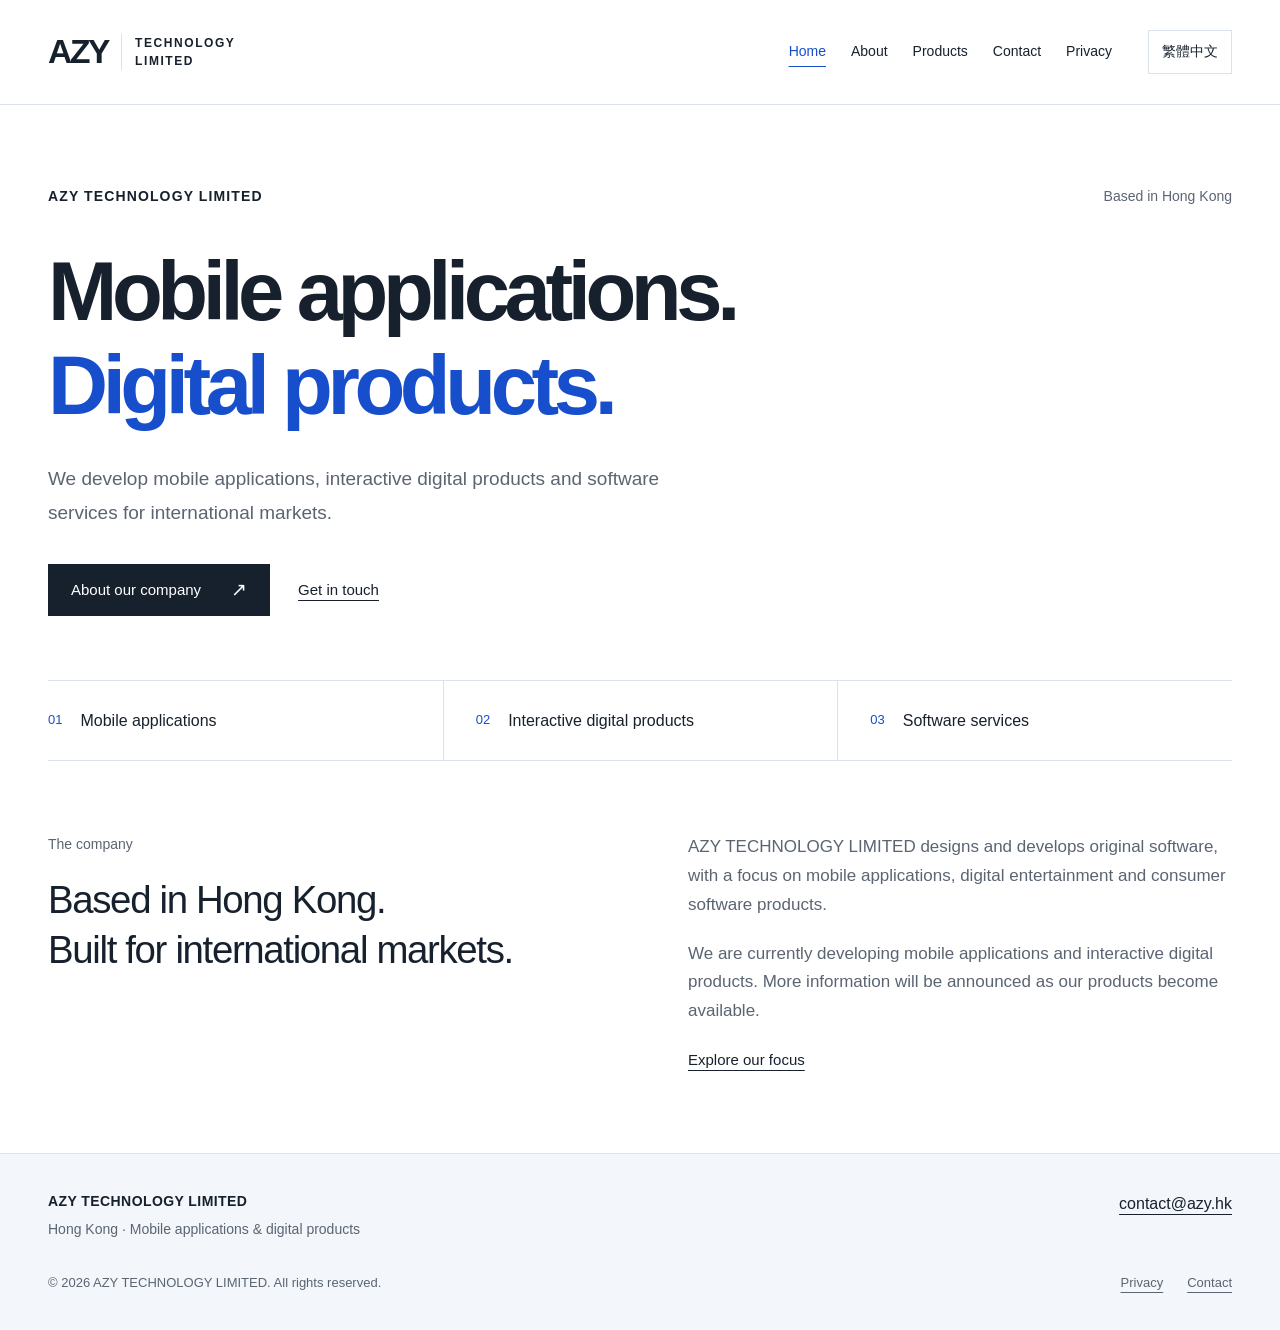
<file: index.html>
<!doctype html>
<html lang="en">
<head>
  <meta charset="utf-8">
  <meta name="viewport" content="width=device-width, initial-scale=1">
  <meta name="color-scheme" content="light">
  <meta name="referrer" content="strict-origin-when-cross-origin">
  <title>Home | AZY TECHNOLOGY LIMITED</title>
  <meta name="description" content="AZY TECHNOLOGY LIMITED is a Hong Kong-based technology company developing mobile applications, interactive digital products and software services.">
  <link rel="canonical" href="https://azy.hk/">
  <link rel="alternate" hreflang="en" href="https://azy.hk/">
  <link rel="alternate" hreflang="zh-Hant" href="https://azy.hk/zh/">
  <link rel="alternate" hreflang="x-default" href="https://azy.hk/">
  <link rel="icon" type="image/svg+xml" href="data:image/svg+xml,%3Csvg%20xmlns%3D%22http%3A%2F%2Fwww.w3.org%2F2000%2Fsvg%22%20viewBox%3D%220%200%2032%2032%22%3E%3Crect%20width%3D%2232%22%20height%3D%2232%22%20rx%3D%226%22%20fill%3D%22%23164ecc%22%2F%3E%3Cpath%20d%3D%22M7%2024%2014%208h4l7%2016h-5l-1-3h-6l-1%203zm7-7h4l-2-5z%22%20fill%3D%22white%22%2F%3E%3C%2Fsvg%3E">
  <link rel="stylesheet" href="assets/site.css">
</head>
<body>
  <a class="skip" href="#main">Skip to content</a>
  <header class="site-header">
    <div class="shell header-inner">
      <a class="brand" href="index.html" aria-label="AZY TECHNOLOGY LIMITED — Home"><span class="brand-word">AZY</span><span class="brand-detail" aria-hidden="true">TECHNOLOGY<br>LIMITED</span></a>
      <nav class="main-nav" aria-label="Main navigation"><a href="index.html" aria-current="page">Home</a><a href="about/index.html">About</a><a href="products/index.html">Products</a><a href="contact/index.html">Contact</a><a href="privacy/index.html">Privacy</a></nav>
      <a class="language" href="zh/index.html" lang="zh-Hant" hreflang="zh-Hant" aria-label="切換至繁體中文">繁體中文</a>
    </div>
  </header>
  <main id="main" class="shell" tabindex="-1">
    <section class="hero" aria-labelledby="home-title">
      <div class="hero-top"><p class="eyebrow">AZY TECHNOLOGY LIMITED</p><span class="location">Based in Hong Kong</span></div>
      <h1 id="home-title">Mobile applications.<span>Digital products.</span></h1>
      <p class="lead">We develop mobile applications, interactive digital products and software services for international markets.</p>
      <div class="actions"><a class="button" href="about/index.html">About our company <span class="arrow" aria-hidden="true">↗</span></a><a class="text-link" href="contact/index.html">Get in touch</a></div>
    </section>
    <div class="focus-strip" role="list" aria-label="Our areas of focus"><div class="focus-item" role="listitem"><span class="number" aria-hidden="true">01</span><span>Mobile applications</span></div><div class="focus-item" role="listitem"><span class="number" aria-hidden="true">02</span><span>Interactive digital products</span></div><div class="focus-item" role="listitem"><span class="number" aria-hidden="true">03</span><span>Software services</span></div></div>
    <section class="intro-grid" aria-labelledby="intro-title">
      <div><p class="section-label">The company</p><h2 id="intro-title">Based in Hong Kong.<br>Built for international markets.</h2></div>
      <div class="intro-copy"><p>AZY TECHNOLOGY LIMITED designs and develops original software, with a focus on mobile applications, digital entertainment and consumer software products.</p><p>We are currently developing mobile applications and interactive digital products. More information will be announced as our products become available.</p><a class="text-link" href="products/index.html">Explore our focus</a></div>
    </section>
  </main>
  <footer class="site-footer">
    <div class="shell">
      <div class="footer-top"><div><p class="footer-company">AZY TECHNOLOGY LIMITED</p><p class="footer-region">Hong Kong · Mobile applications &amp; digital products</p></div><a class="footer-email" href="mailto:contact@azy.hk">contact@azy.hk</a></div>
      <div class="footer-bottom"><span>© 2026 AZY TECHNOLOGY LIMITED. All rights reserved.</span><div class="footer-links"><a class="" href="privacy/index.html">Privacy</a><a class="" href="contact/index.html">Contact</a></div></div>
    </div>
  </footer>
</body>
</html>
</file>
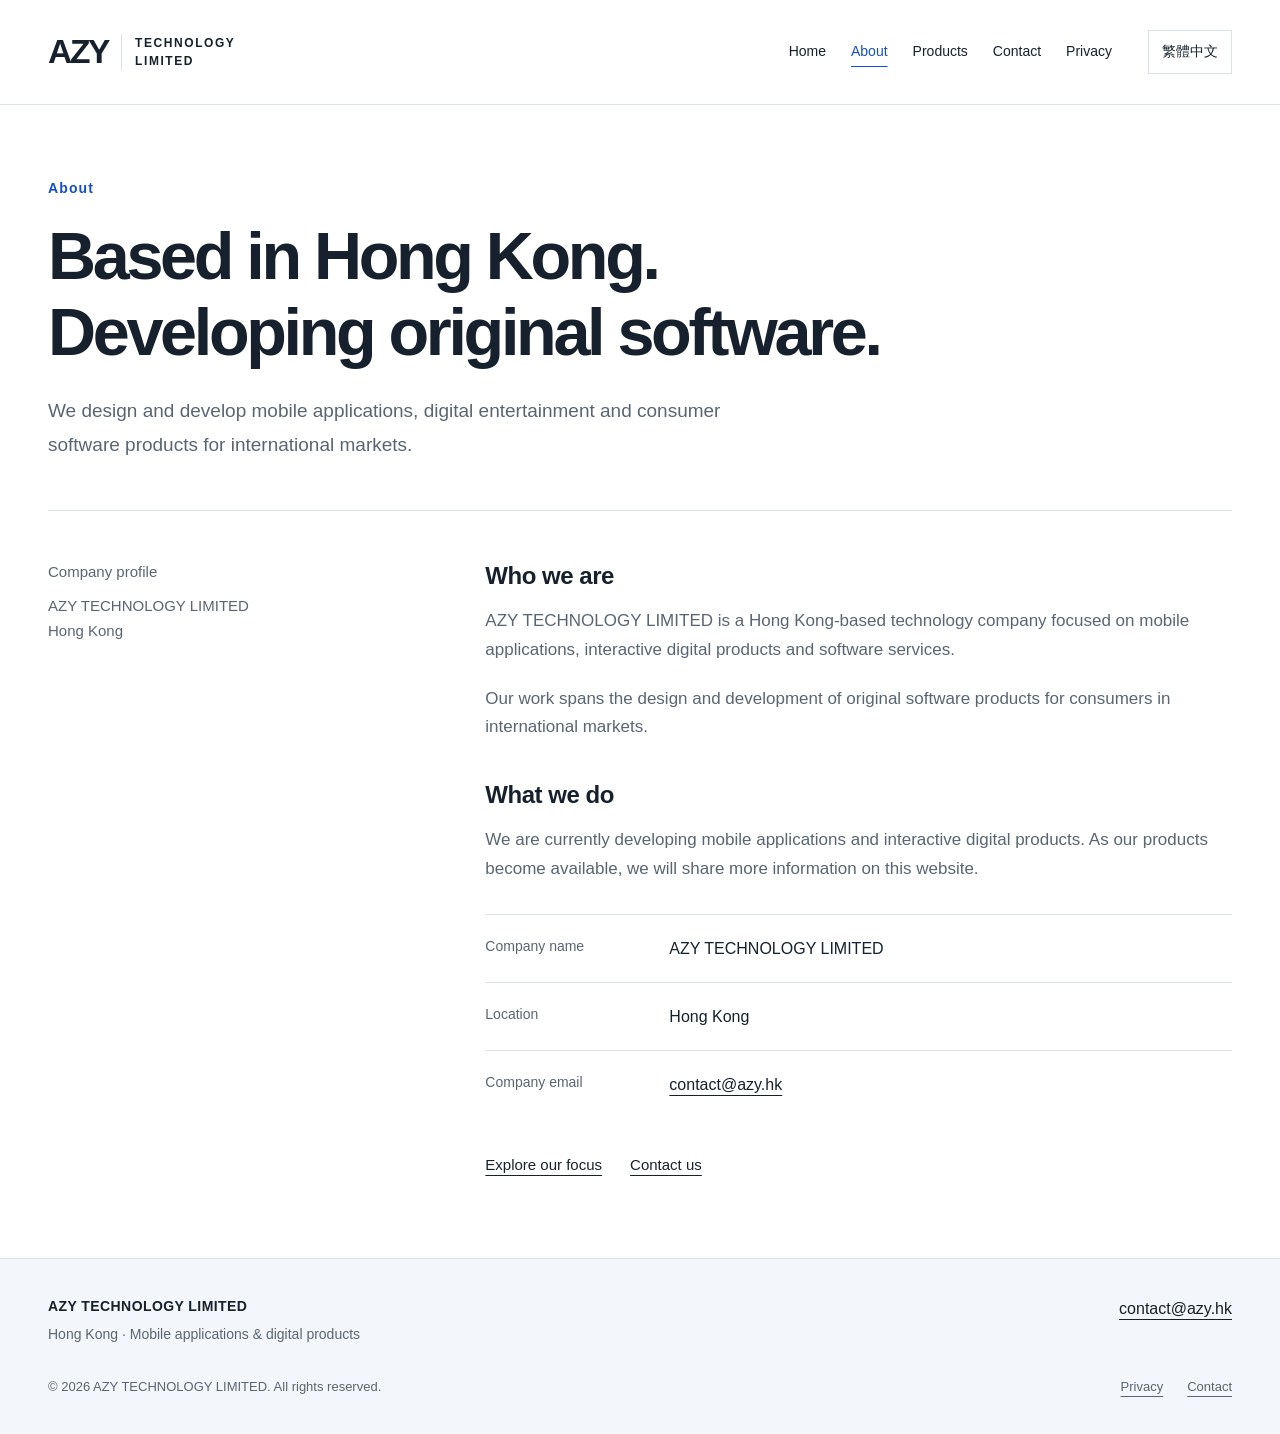
<file: about/index.html>
<!doctype html>
<html lang="en">
<head>
  <meta charset="utf-8">
  <meta name="viewport" content="width=device-width, initial-scale=1">
  <meta name="color-scheme" content="light">
  <meta name="referrer" content="strict-origin-when-cross-origin">
  <title>About | AZY TECHNOLOGY LIMITED</title>
  <meta name="description" content="AZY TECHNOLOGY LIMITED is a Hong Kong-based technology company developing mobile applications, interactive digital products and software services.">
  <link rel="canonical" href="https://azy.hk/about/">
  <link rel="alternate" hreflang="en" href="https://azy.hk/about/">
  <link rel="alternate" hreflang="zh-Hant" href="https://azy.hk/zh/about/">
  <link rel="alternate" hreflang="x-default" href="https://azy.hk/about/">
  <link rel="icon" type="image/svg+xml" href="data:image/svg+xml,%3Csvg%20xmlns%3D%22http%3A%2F%2Fwww.w3.org%2F2000%2Fsvg%22%20viewBox%3D%220%200%2032%2032%22%3E%3Crect%20width%3D%2232%22%20height%3D%2232%22%20rx%3D%226%22%20fill%3D%22%23164ecc%22%2F%3E%3Cpath%20d%3D%22M7%2024%2014%208h4l7%2016h-5l-1-3h-6l-1%203zm7-7h4l-2-5z%22%20fill%3D%22white%22%2F%3E%3C%2Fsvg%3E">
  <link rel="stylesheet" href="../assets/site.css">
</head>
<body>
  <a class="skip" href="#main">Skip to content</a>
  <header class="site-header">
    <div class="shell header-inner">
      <a class="brand" href="../index.html" aria-label="AZY TECHNOLOGY LIMITED — Home"><span class="brand-word">AZY</span><span class="brand-detail" aria-hidden="true">TECHNOLOGY<br>LIMITED</span></a>
      <nav class="main-nav" aria-label="Main navigation"><a href="../index.html">Home</a><a href="index.html" aria-current="page">About</a><a href="../products/index.html">Products</a><a href="../contact/index.html">Contact</a><a href="../privacy/index.html">Privacy</a></nav>
      <a class="language" href="../zh/about/index.html" lang="zh-Hant" hreflang="zh-Hant" aria-label="切換至繁體中文">繁體中文</a>
    </div>
  </header>
  <main id="main" class="shell" tabindex="-1">
<header class="page-heading"><p class="eyebrow">About</p><h1>Based in Hong Kong.<br>Developing original software.</h1><p class="lead">We design and develop mobile applications, digital entertainment and consumer software products for international markets.</p></header><div class="content-grid"><aside class="side-note"><p>Company profile</p><p>AZY TECHNOLOGY LIMITED<br>Hong Kong</p></aside><div class="prose">
      <h2>Who we are</h2>
      <p>AZY TECHNOLOGY LIMITED is a Hong Kong-based technology company focused on mobile applications, interactive digital products and software services.</p>
      <p>Our work spans the design and development of original software products for consumers in international markets.</p>
      <h2>What we do</h2>
      <p>We are currently developing mobile applications and interactive digital products. As our products become available, we will share more information on this website.</p>
      <dl class="detail-list"><div><dt>Company name</dt><dd>AZY TECHNOLOGY LIMITED</dd></div><div><dt>Location</dt><dd>Hong Kong</dd></div><div><dt>Company email</dt><dd><a href="mailto:contact@azy.hk">contact@azy.hk</a></dd></div></dl>
      <div class="actions"><a class="text-link" href="../products/index.html">Explore our focus</a><a class="text-link" href="../contact/index.html">Contact us</a></div>
    </div></div>
  </main>
  <footer class="site-footer">
    <div class="shell">
      <div class="footer-top"><div><p class="footer-company">AZY TECHNOLOGY LIMITED</p><p class="footer-region">Hong Kong · Mobile applications &amp; digital products</p></div><a class="footer-email" href="mailto:contact@azy.hk">contact@azy.hk</a></div>
      <div class="footer-bottom"><span>© 2026 AZY TECHNOLOGY LIMITED. All rights reserved.</span><div class="footer-links"><a class="" href="../privacy/index.html">Privacy</a><a class="" href="../contact/index.html">Contact</a></div></div>
    </div>
  </footer>
</body>
</html>
</file>
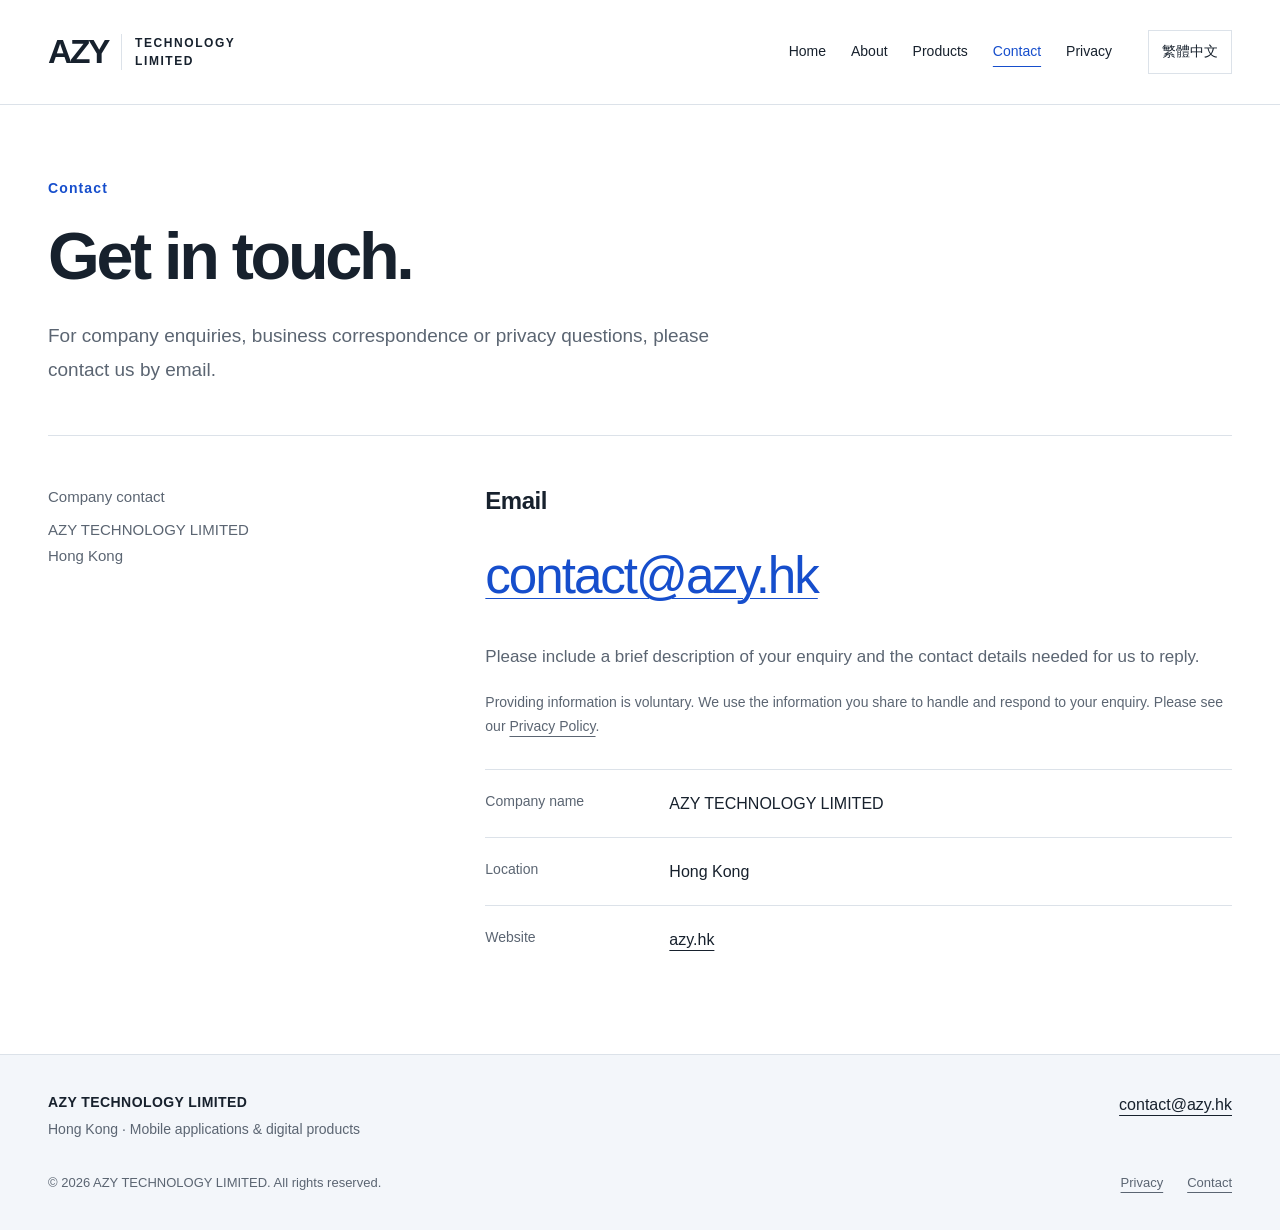
<file: contact/index.html>
<!doctype html>
<html lang="en">
<head>
  <meta charset="utf-8">
  <meta name="viewport" content="width=device-width, initial-scale=1">
  <meta name="color-scheme" content="light">
  <meta name="referrer" content="strict-origin-when-cross-origin">
  <title>Contact | AZY TECHNOLOGY LIMITED</title>
  <meta name="description" content="AZY TECHNOLOGY LIMITED is a Hong Kong-based technology company developing mobile applications, interactive digital products and software services.">
  <link rel="canonical" href="https://azy.hk/contact/">
  <link rel="alternate" hreflang="en" href="https://azy.hk/contact/">
  <link rel="alternate" hreflang="zh-Hant" href="https://azy.hk/zh/contact/">
  <link rel="alternate" hreflang="x-default" href="https://azy.hk/contact/">
  <link rel="icon" type="image/svg+xml" href="data:image/svg+xml,%3Csvg%20xmlns%3D%22http%3A%2F%2Fwww.w3.org%2F2000%2Fsvg%22%20viewBox%3D%220%200%2032%2032%22%3E%3Crect%20width%3D%2232%22%20height%3D%2232%22%20rx%3D%226%22%20fill%3D%22%23164ecc%22%2F%3E%3Cpath%20d%3D%22M7%2024%2014%208h4l7%2016h-5l-1-3h-6l-1%203zm7-7h4l-2-5z%22%20fill%3D%22white%22%2F%3E%3C%2Fsvg%3E">
  <link rel="stylesheet" href="../assets/site.css">
</head>
<body>
  <a class="skip" href="#main">Skip to content</a>
  <header class="site-header">
    <div class="shell header-inner">
      <a class="brand" href="../index.html" aria-label="AZY TECHNOLOGY LIMITED — Home"><span class="brand-word">AZY</span><span class="brand-detail" aria-hidden="true">TECHNOLOGY<br>LIMITED</span></a>
      <nav class="main-nav" aria-label="Main navigation"><a href="../index.html">Home</a><a href="../about/index.html">About</a><a href="../products/index.html">Products</a><a href="index.html" aria-current="page">Contact</a><a href="../privacy/index.html">Privacy</a></nav>
      <a class="language" href="../zh/contact/index.html" lang="zh-Hant" hreflang="zh-Hant" aria-label="切換至繁體中文">繁體中文</a>
    </div>
  </header>
  <main id="main" class="shell" tabindex="-1">
<header class="page-heading"><p class="eyebrow">Contact</p><h1>Get in touch.</h1><p class="lead">For company enquiries, business correspondence or privacy questions, please contact us by email.</p></header><div class="content-grid"><aside class="side-note"><p>Company contact</p><p>AZY TECHNOLOGY LIMITED<br>Hong Kong</p></aside><div class="prose">
      <h2>Email</h2><a class="contact-email" href="mailto:contact@azy.hk">contact@azy.hk</a>
      <p>Please include a brief description of your enquiry and the contact details needed for us to reply.</p>
      <p class="contact-caption">Providing information is voluntary. We use the information you share to handle and respond to your enquiry. Please see our <a class="" href="../privacy/index.html">Privacy Policy</a>.</p>
      <dl class="detail-list"><div><dt>Company name</dt><dd>AZY TECHNOLOGY LIMITED</dd></div><div><dt>Location</dt><dd>Hong Kong</dd></div><div><dt>Website</dt><dd><a href="../index.html">azy.hk</a></dd></div></dl>
    </div></div>
  </main>
  <footer class="site-footer">
    <div class="shell">
      <div class="footer-top"><div><p class="footer-company">AZY TECHNOLOGY LIMITED</p><p class="footer-region">Hong Kong · Mobile applications &amp; digital products</p></div><a class="footer-email" href="mailto:contact@azy.hk">contact@azy.hk</a></div>
      <div class="footer-bottom"><span>© 2026 AZY TECHNOLOGY LIMITED. All rights reserved.</span><div class="footer-links"><a class="" href="../privacy/index.html">Privacy</a><a class="" href="index.html">Contact</a></div></div>
    </div>
  </footer>
</body>
</html>
</file>
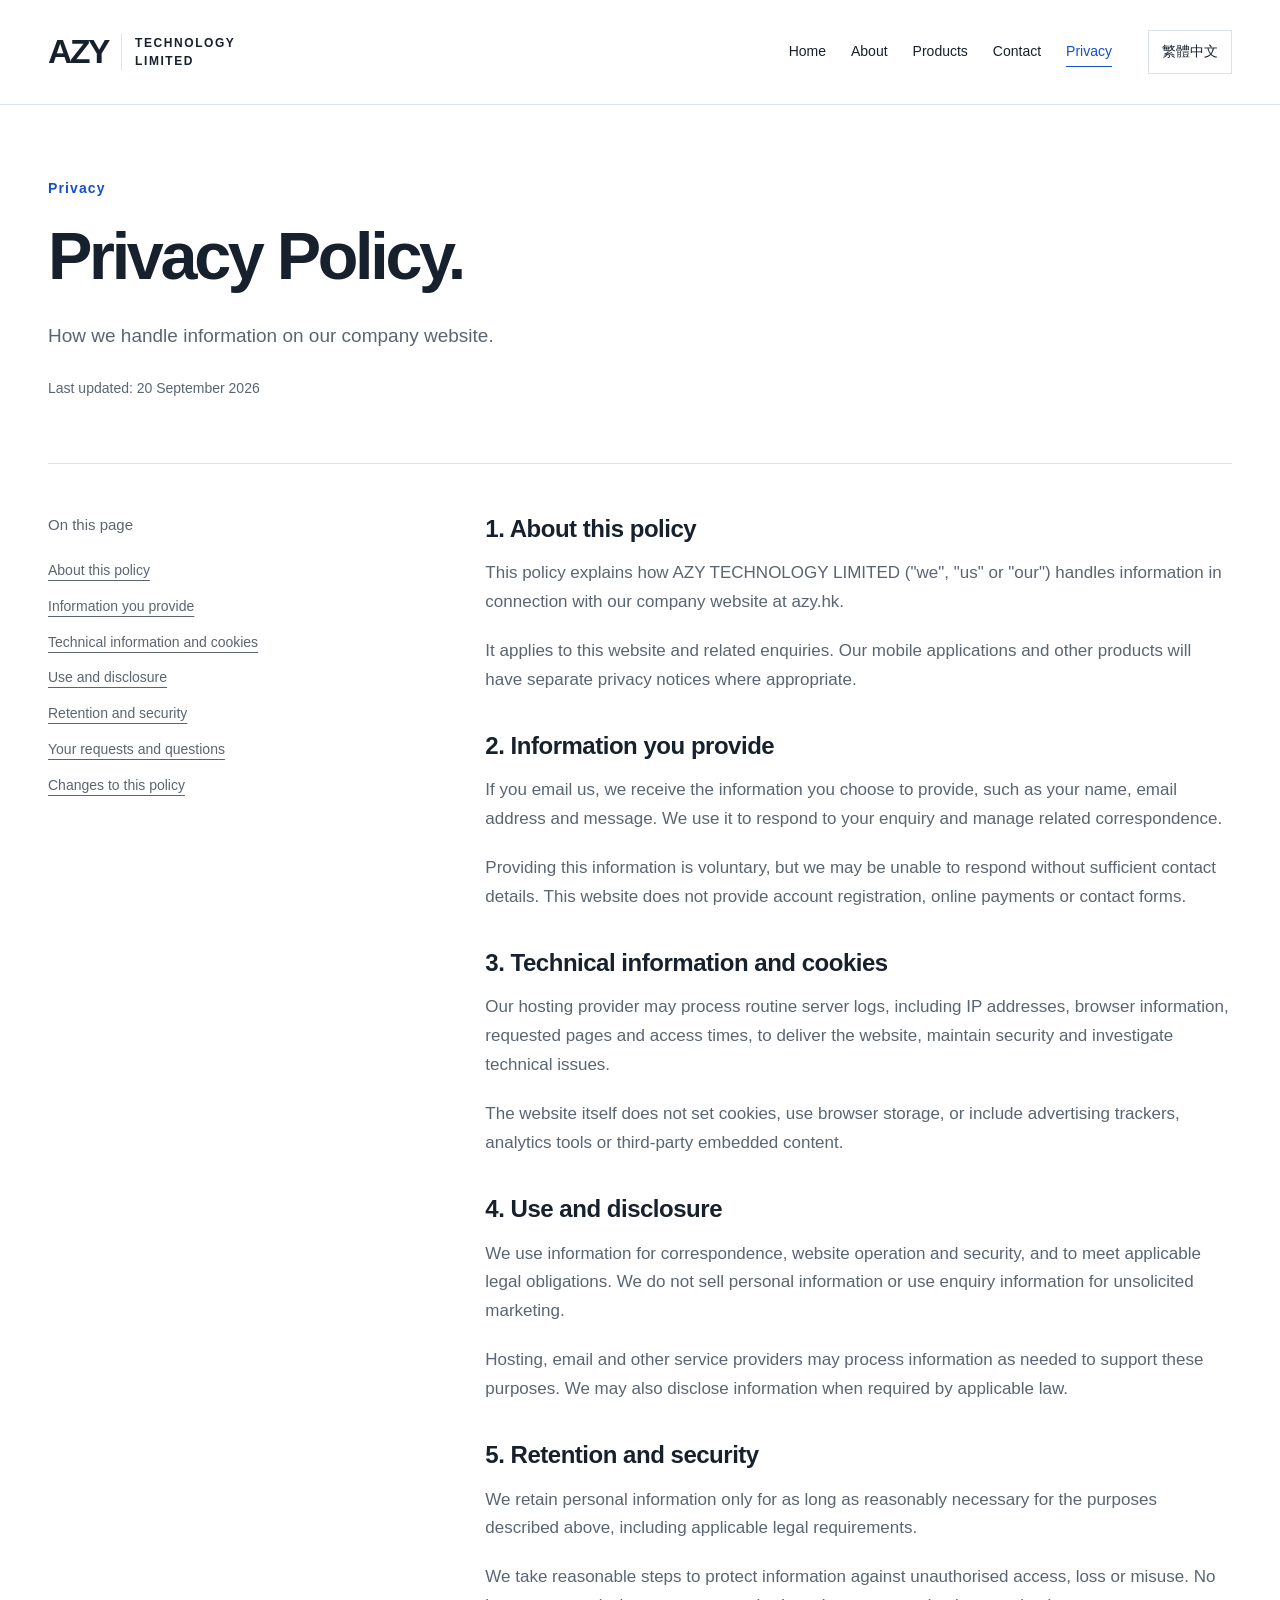
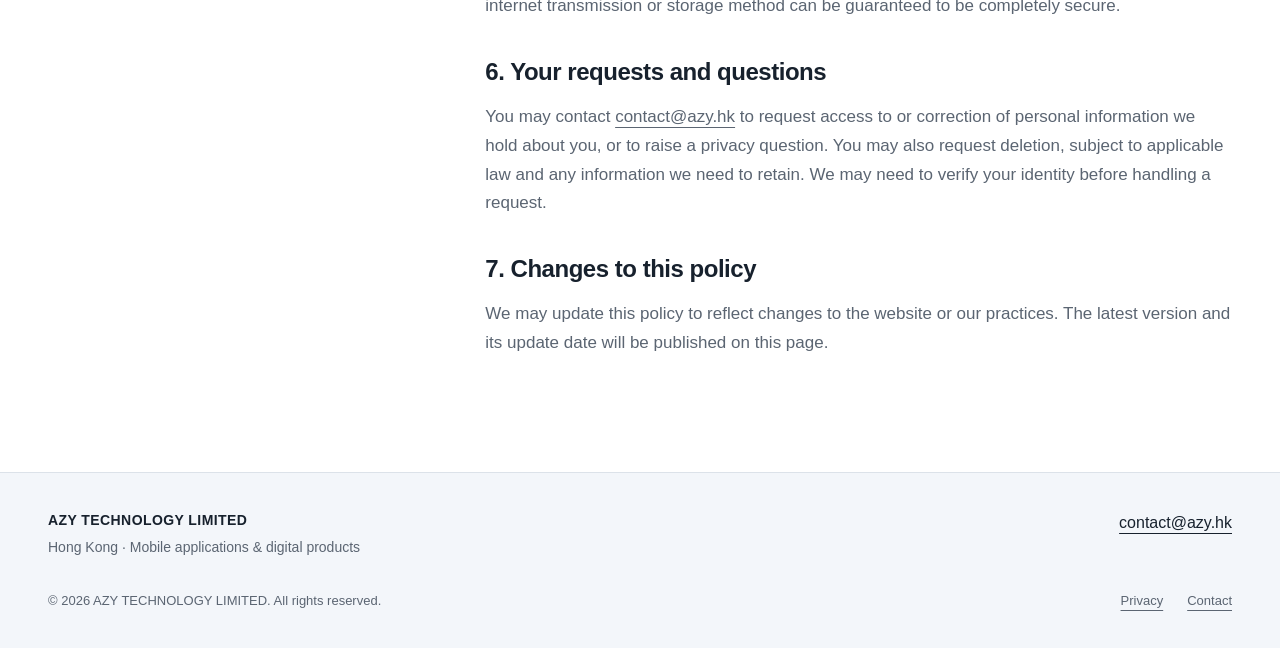
<file: privacy/index.html>
<!doctype html>
<html lang="en">
<head>
  <meta charset="utf-8">
  <meta name="viewport" content="width=device-width, initial-scale=1">
  <meta name="color-scheme" content="light">
  <meta name="referrer" content="strict-origin-when-cross-origin">
  <title>Privacy | AZY TECHNOLOGY LIMITED</title>
  <meta name="description" content="AZY TECHNOLOGY LIMITED is a Hong Kong-based technology company developing mobile applications, interactive digital products and software services.">
  <link rel="canonical" href="https://azy.hk/privacy/">
  <link rel="alternate" hreflang="en" href="https://azy.hk/privacy/">
  <link rel="alternate" hreflang="zh-Hant" href="https://azy.hk/zh/privacy/">
  <link rel="alternate" hreflang="x-default" href="https://azy.hk/privacy/">
  <link rel="icon" type="image/svg+xml" href="data:image/svg+xml,%3Csvg%20xmlns%3D%22http%3A%2F%2Fwww.w3.org%2F2000%2Fsvg%22%20viewBox%3D%220%200%2032%2032%22%3E%3Crect%20width%3D%2232%22%20height%3D%2232%22%20rx%3D%226%22%20fill%3D%22%23164ecc%22%2F%3E%3Cpath%20d%3D%22M7%2024%2014%208h4l7%2016h-5l-1-3h-6l-1%203zm7-7h4l-2-5z%22%20fill%3D%22white%22%2F%3E%3C%2Fsvg%3E">
  <link rel="stylesheet" href="../assets/site.css">
</head>
<body>
  <a class="skip" href="#main">Skip to content</a>
  <header class="site-header">
    <div class="shell header-inner">
      <a class="brand" href="../index.html" aria-label="AZY TECHNOLOGY LIMITED — Home"><span class="brand-word">AZY</span><span class="brand-detail" aria-hidden="true">TECHNOLOGY<br>LIMITED</span></a>
      <nav class="main-nav" aria-label="Main navigation"><a href="../index.html">Home</a><a href="../about/index.html">About</a><a href="../products/index.html">Products</a><a href="../contact/index.html">Contact</a><a href="index.html" aria-current="page">Privacy</a></nav>
      <a class="language" href="../zh/privacy/index.html" lang="zh-Hant" hreflang="zh-Hant" aria-label="切換至繁體中文">繁體中文</a>
    </div>
  </header>
  <main id="main" class="shell" tabindex="-1">
<header class="page-heading"><p class="eyebrow">Privacy</p><h1>Privacy Policy.</h1><p class="lead">How we handle information on our company website.</p><p class="policy-date">Last updated: 20 September 2026</p></header><div class="content-grid"><aside class="side-note"><nav aria-label="Policy contents"><p>On this page</p><ol class="policy-toc"><li><a href="#scope">About this policy</a></li><li><a href="#information">Information you provide</a></li><li><a href="#technical">Technical information and cookies</a></li><li><a href="#sharing">Use and disclosure</a></li><li><a href="#retention">Retention and security</a></li><li><a href="#rights">Your requests and questions</a></li><li><a href="#changes">Changes to this policy</a></li></ol></nav></aside><div class="prose"><section id="scope" aria-labelledby="scope-title"><h2 id="scope-title">1. About this policy</h2><p>This policy explains how AZY TECHNOLOGY LIMITED (&quot;we&quot;, &quot;us&quot; or &quot;our&quot;) handles information in connection with our company website at azy.hk.</p><p>It applies to this website and related enquiries. Our mobile applications and other products will have separate privacy notices where appropriate.</p></section><section id="information" aria-labelledby="information-title"><h2 id="information-title">2. Information you provide</h2><p>If you email us, we receive the information you choose to provide, such as your name, email address and message. We use it to respond to your enquiry and manage related correspondence.</p><p>Providing this information is voluntary, but we may be unable to respond without sufficient contact details. This website does not provide account registration, online payments or contact forms.</p></section><section id="technical" aria-labelledby="technical-title"><h2 id="technical-title">3. Technical information and cookies</h2><p>Our hosting provider may process routine server logs, including IP addresses, browser information, requested pages and access times, to deliver the website, maintain security and investigate technical issues.</p><p>The website itself does not set cookies, use browser storage, or include advertising trackers, analytics tools or third-party embedded content.</p></section><section id="sharing" aria-labelledby="sharing-title"><h2 id="sharing-title">4. Use and disclosure</h2><p>We use information for correspondence, website operation and security, and to meet applicable legal obligations. We do not sell personal information or use enquiry information for unsolicited marketing.</p><p>Hosting, email and other service providers may process information as needed to support these purposes. We may also disclose information when required by applicable law.</p></section><section id="retention" aria-labelledby="retention-title"><h2 id="retention-title">5. Retention and security</h2><p>We retain personal information only for as long as reasonably necessary for the purposes described above, including applicable legal requirements.</p><p>We take reasonable steps to protect information against unauthorised access, loss or misuse. No internet transmission or storage method can be guaranteed to be completely secure.</p></section><section id="rights" aria-labelledby="rights-title"><h2 id="rights-title">6. Your requests and questions</h2><p>You may contact <a href="mailto:contact@azy.hk">contact@azy.hk</a> to request access to or correction of personal information we hold about you, or to raise a privacy question. You may also request deletion, subject to applicable law and any information we need to retain. We may need to verify your identity before handling a request.</p></section><section id="changes" aria-labelledby="changes-title"><h2 id="changes-title">7. Changes to this policy</h2><p>We may update this policy to reflect changes to the website or our practices. The latest version and its update date will be published on this page.</p></section></div></div>
  </main>
  <footer class="site-footer">
    <div class="shell">
      <div class="footer-top"><div><p class="footer-company">AZY TECHNOLOGY LIMITED</p><p class="footer-region">Hong Kong · Mobile applications &amp; digital products</p></div><a class="footer-email" href="mailto:contact@azy.hk">contact@azy.hk</a></div>
      <div class="footer-bottom"><span>© 2026 AZY TECHNOLOGY LIMITED. All rights reserved.</span><div class="footer-links"><a class="" href="index.html">Privacy</a><a class="" href="../contact/index.html">Contact</a></div></div>
    </div>
  </footer>
</body>
</html>
</file>
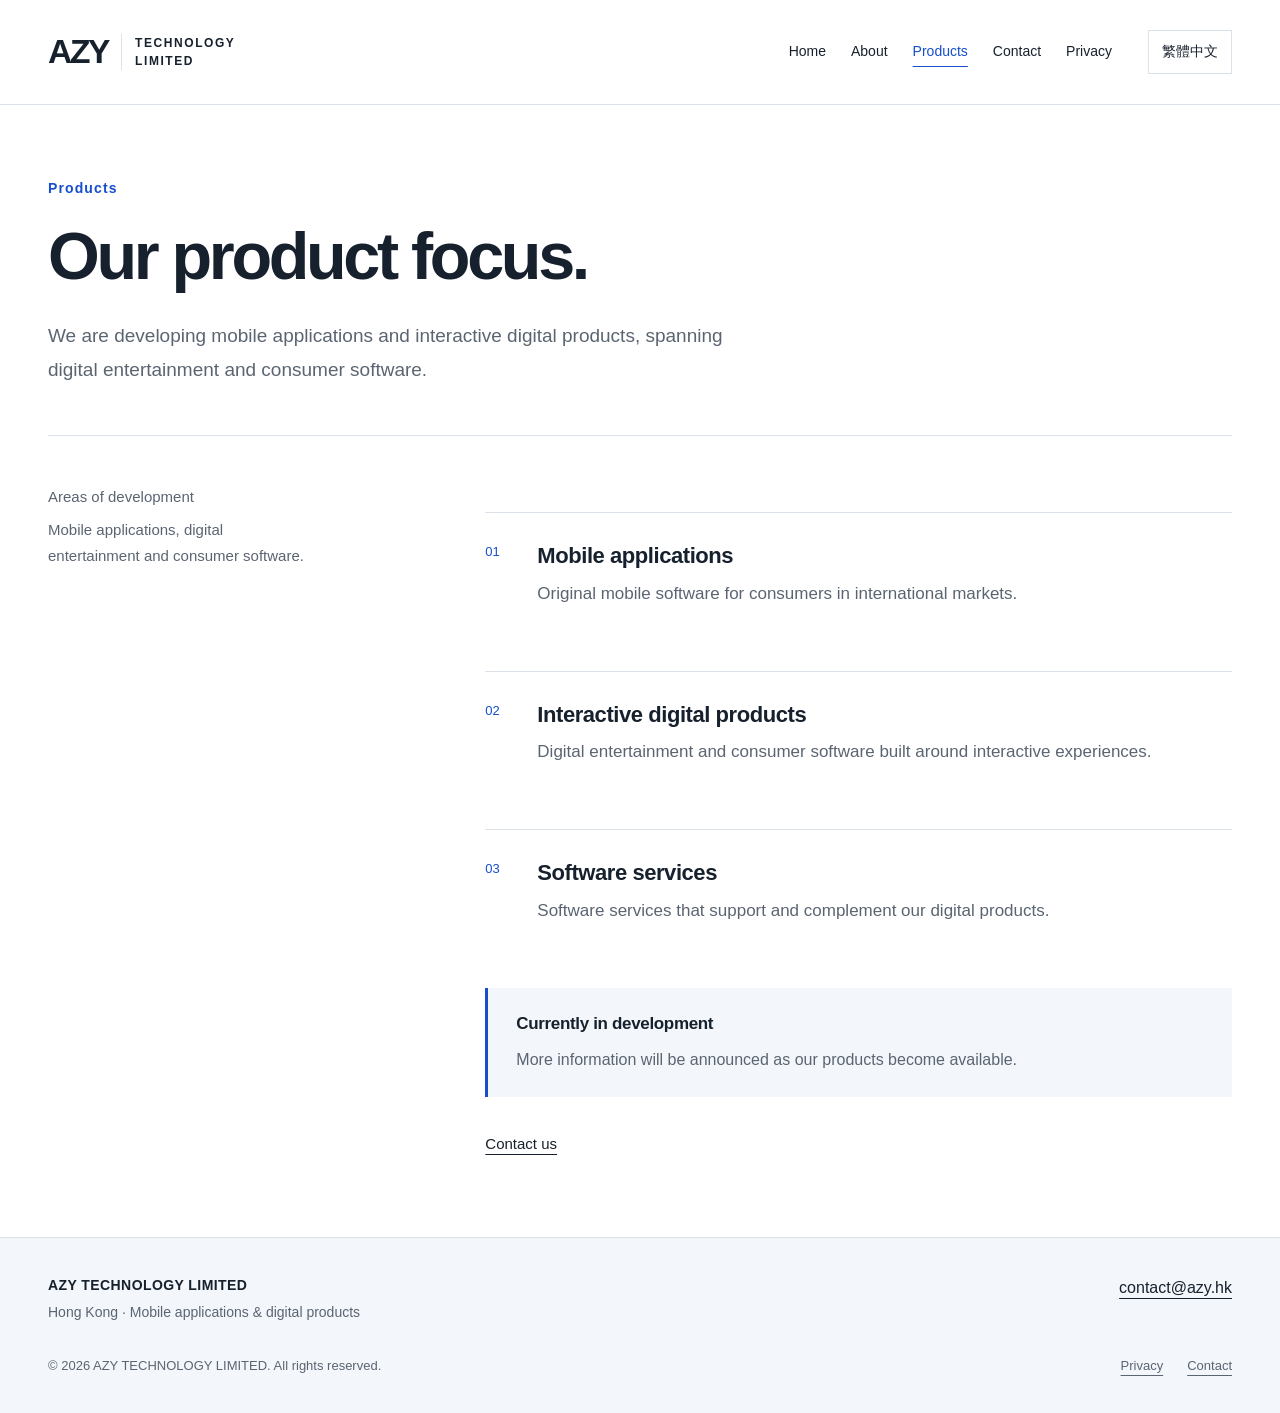
<file: products/index.html>
<!doctype html>
<html lang="en">
<head>
  <meta charset="utf-8">
  <meta name="viewport" content="width=device-width, initial-scale=1">
  <meta name="color-scheme" content="light">
  <meta name="referrer" content="strict-origin-when-cross-origin">
  <title>Products | AZY TECHNOLOGY LIMITED</title>
  <meta name="description" content="AZY TECHNOLOGY LIMITED is a Hong Kong-based technology company developing mobile applications, interactive digital products and software services.">
  <link rel="canonical" href="https://azy.hk/products/">
  <link rel="alternate" hreflang="en" href="https://azy.hk/products/">
  <link rel="alternate" hreflang="zh-Hant" href="https://azy.hk/zh/products/">
  <link rel="alternate" hreflang="x-default" href="https://azy.hk/products/">
  <link rel="icon" type="image/svg+xml" href="data:image/svg+xml,%3Csvg%20xmlns%3D%22http%3A%2F%2Fwww.w3.org%2F2000%2Fsvg%22%20viewBox%3D%220%200%2032%2032%22%3E%3Crect%20width%3D%2232%22%20height%3D%2232%22%20rx%3D%226%22%20fill%3D%22%23164ecc%22%2F%3E%3Cpath%20d%3D%22M7%2024%2014%208h4l7%2016h-5l-1-3h-6l-1%203zm7-7h4l-2-5z%22%20fill%3D%22white%22%2F%3E%3C%2Fsvg%3E">
  <link rel="stylesheet" href="../assets/site.css">
</head>
<body>
  <a class="skip" href="#main">Skip to content</a>
  <header class="site-header">
    <div class="shell header-inner">
      <a class="brand" href="../index.html" aria-label="AZY TECHNOLOGY LIMITED — Home"><span class="brand-word">AZY</span><span class="brand-detail" aria-hidden="true">TECHNOLOGY<br>LIMITED</span></a>
      <nav class="main-nav" aria-label="Main navigation"><a href="../index.html">Home</a><a href="../about/index.html">About</a><a href="index.html" aria-current="page">Products</a><a href="../contact/index.html">Contact</a><a href="../privacy/index.html">Privacy</a></nav>
      <a class="language" href="../zh/products/index.html" lang="zh-Hant" hreflang="zh-Hant" aria-label="切換至繁體中文">繁體中文</a>
    </div>
  </header>
  <main id="main" class="shell" tabindex="-1">
<header class="page-heading"><p class="eyebrow">Products</p><h1>Our product focus.</h1><p class="lead">We are developing mobile applications and interactive digital products, spanning digital entertainment and consumer software.</p></header><div class="content-grid"><aside class="side-note"><p>Areas of development</p><p>Mobile applications, digital entertainment and consumer software.</p></aside><div class="prose"><div class="product-list"><section class="product-row"><span class="number" aria-hidden="true">01</span><div><h2>Mobile applications</h2><p>Original mobile software for consumers in international markets.</p></div></section><section class="product-row"><span class="number" aria-hidden="true">02</span><div><h2>Interactive digital products</h2><p>Digital entertainment and consumer software built around interactive experiences.</p></div></section><section class="product-row"><span class="number" aria-hidden="true">03</span><div><h2>Software services</h2><p>Software services that support and complement our digital products.</p></div></section></div>
      <section class="note"><h2>Currently in development</h2><p>More information will be announced as our products become available.</p></section>
      <div class="actions"><a class="text-link" href="../contact/index.html">Contact us</a></div>
    </div></div>
  </main>
  <footer class="site-footer">
    <div class="shell">
      <div class="footer-top"><div><p class="footer-company">AZY TECHNOLOGY LIMITED</p><p class="footer-region">Hong Kong · Mobile applications &amp; digital products</p></div><a class="footer-email" href="mailto:contact@azy.hk">contact@azy.hk</a></div>
      <div class="footer-bottom"><span>© 2026 AZY TECHNOLOGY LIMITED. All rights reserved.</span><div class="footer-links"><a class="" href="../privacy/index.html">Privacy</a><a class="" href="../contact/index.html">Contact</a></div></div>
    </div>
  </footer>
</body>
</html>
</file>
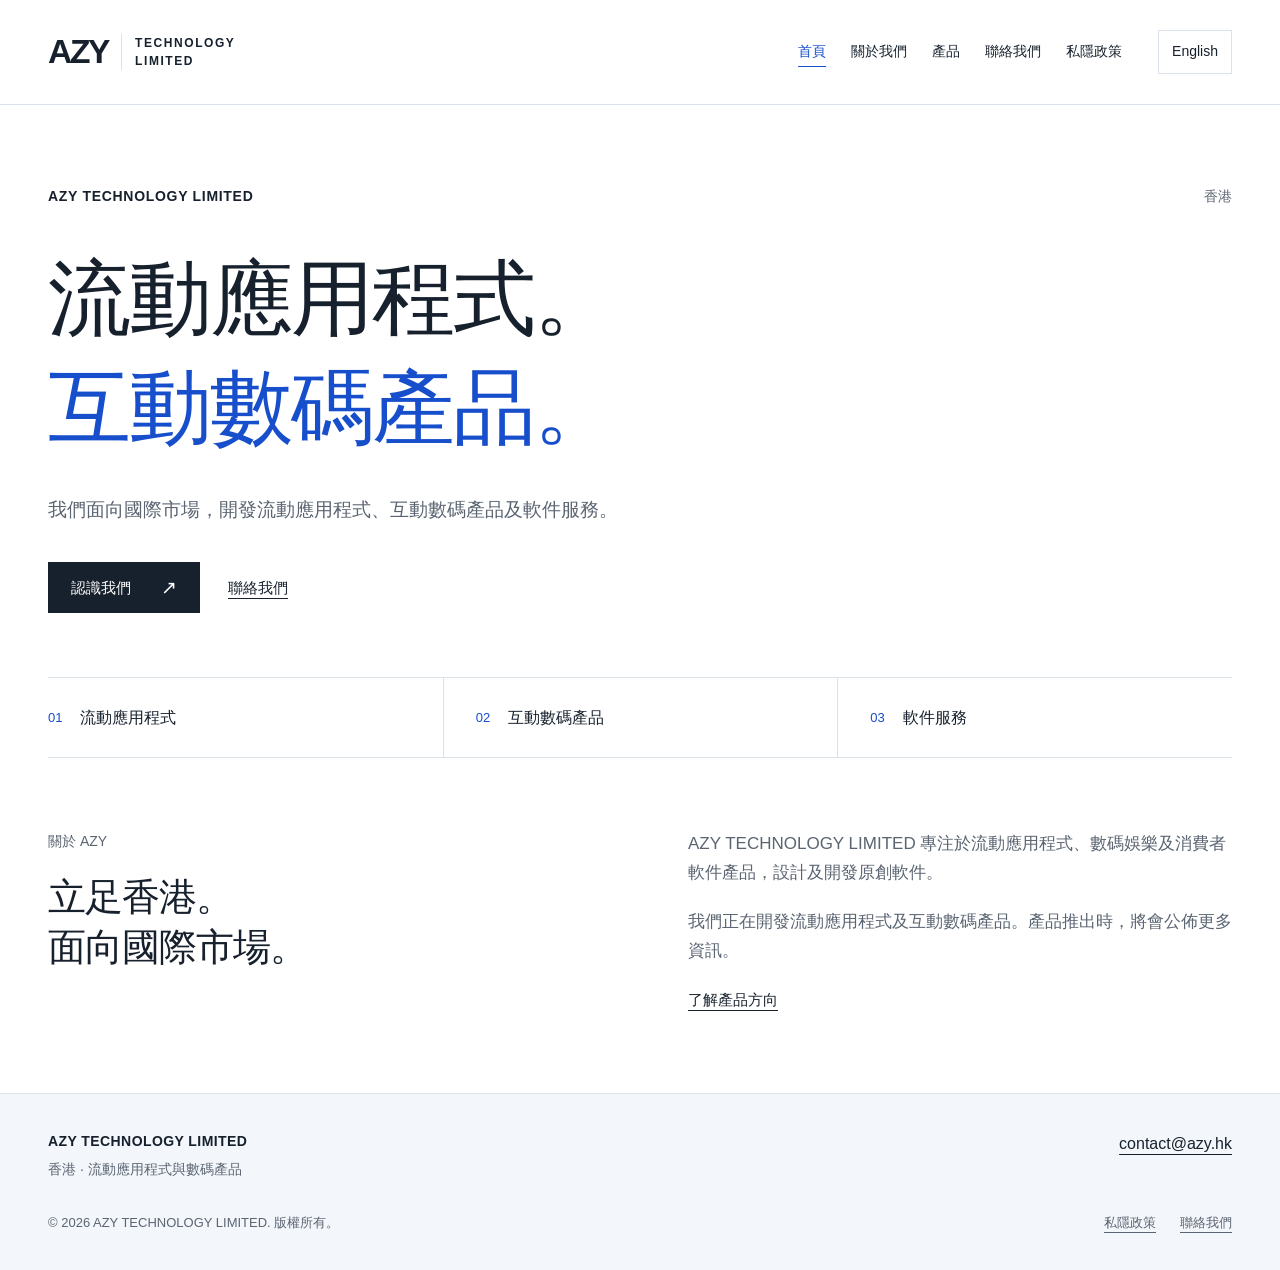
<file: zh/index.html>
<!doctype html>
<html lang="zh-Hant">
<head>
  <meta charset="utf-8">
  <meta name="viewport" content="width=device-width, initial-scale=1">
  <meta name="color-scheme" content="light">
  <meta name="referrer" content="strict-origin-when-cross-origin">
  <title>首頁 | AZY TECHNOLOGY LIMITED</title>
  <meta name="description" content="AZY TECHNOLOGY LIMITED 是一家以香港為基地的科技公司，專注開發流動應用程式、互動數碼產品及軟件服務。">
  <link rel="canonical" href="https://azy.hk/zh/">
  <link rel="alternate" hreflang="en" href="https://azy.hk/">
  <link rel="alternate" hreflang="zh-Hant" href="https://azy.hk/zh/">
  <link rel="alternate" hreflang="x-default" href="https://azy.hk/">
  <link rel="icon" type="image/svg+xml" href="data:image/svg+xml,%3Csvg%20xmlns%3D%22http%3A%2F%2Fwww.w3.org%2F2000%2Fsvg%22%20viewBox%3D%220%200%2032%2032%22%3E%3Crect%20width%3D%2232%22%20height%3D%2232%22%20rx%3D%226%22%20fill%3D%22%23164ecc%22%2F%3E%3Cpath%20d%3D%22M7%2024%2014%208h4l7%2016h-5l-1-3h-6l-1%203zm7-7h4l-2-5z%22%20fill%3D%22white%22%2F%3E%3C%2Fsvg%3E">
  <link rel="stylesheet" href="../assets/site.css">
</head>
<body>
  <a class="skip" href="#main">跳至主要內容</a>
  <header class="site-header">
    <div class="shell header-inner">
      <a class="brand" href="index.html" aria-label="AZY TECHNOLOGY LIMITED — 首頁"><span class="brand-word">AZY</span><span class="brand-detail" aria-hidden="true">TECHNOLOGY<br>LIMITED</span></a>
      <nav class="main-nav" aria-label="主要導覽"><a href="index.html" aria-current="page">首頁</a><a href="about/index.html">關於我們</a><a href="products/index.html">產品</a><a href="contact/index.html">聯絡我們</a><a href="privacy/index.html">私隱政策</a></nav>
      <a class="language" href="../index.html" lang="en" hreflang="en" aria-label="Switch to English">English</a>
    </div>
  </header>
  <main id="main" class="shell" tabindex="-1">
    <section class="hero" aria-labelledby="home-title">
      <div class="hero-top"><p class="eyebrow">AZY TECHNOLOGY LIMITED</p><span class="location">香港</span></div>
      <h1 id="home-title">流動應用程式。<span>互動數碼產品。</span></h1>
      <p class="lead">我們面向國際市場，開發流動應用程式、互動數碼產品及軟件服務。</p>
      <div class="actions"><a class="button" href="about/index.html">認識我們 <span class="arrow" aria-hidden="true">↗</span></a><a class="text-link" href="contact/index.html">聯絡我們</a></div>
    </section>
    <div class="focus-strip" role="list" aria-label="業務範疇"><div class="focus-item" role="listitem"><span class="number" aria-hidden="true">01</span><span>流動應用程式</span></div><div class="focus-item" role="listitem"><span class="number" aria-hidden="true">02</span><span>互動數碼產品</span></div><div class="focus-item" role="listitem"><span class="number" aria-hidden="true">03</span><span>軟件服務</span></div></div>
    <section class="intro-grid" aria-labelledby="intro-title">
      <div><p class="section-label">關於 AZY</p><h2 id="intro-title">立足香港。<br>面向國際市場。</h2></div>
      <div class="intro-copy"><p>AZY TECHNOLOGY LIMITED 專注於流動應用程式、數碼娛樂及消費者軟件產品，設計及開發原創軟件。</p><p>我們正在開發流動應用程式及互動數碼產品。產品推出時，將會公佈更多資訊。</p><a class="text-link" href="products/index.html">了解產品方向</a></div>
    </section>
  </main>
  <footer class="site-footer">
    <div class="shell">
      <div class="footer-top"><div><p class="footer-company">AZY TECHNOLOGY LIMITED</p><p class="footer-region">香港 · 流動應用程式與數碼產品</p></div><a class="footer-email" href="mailto:contact@azy.hk">contact@azy.hk</a></div>
      <div class="footer-bottom"><span>© 2026 AZY TECHNOLOGY LIMITED. 版權所有。</span><div class="footer-links"><a class="" href="privacy/index.html">私隱政策</a><a class="" href="contact/index.html">聯絡我們</a></div></div>
    </div>
  </footer>
</body>
</html>
</file>
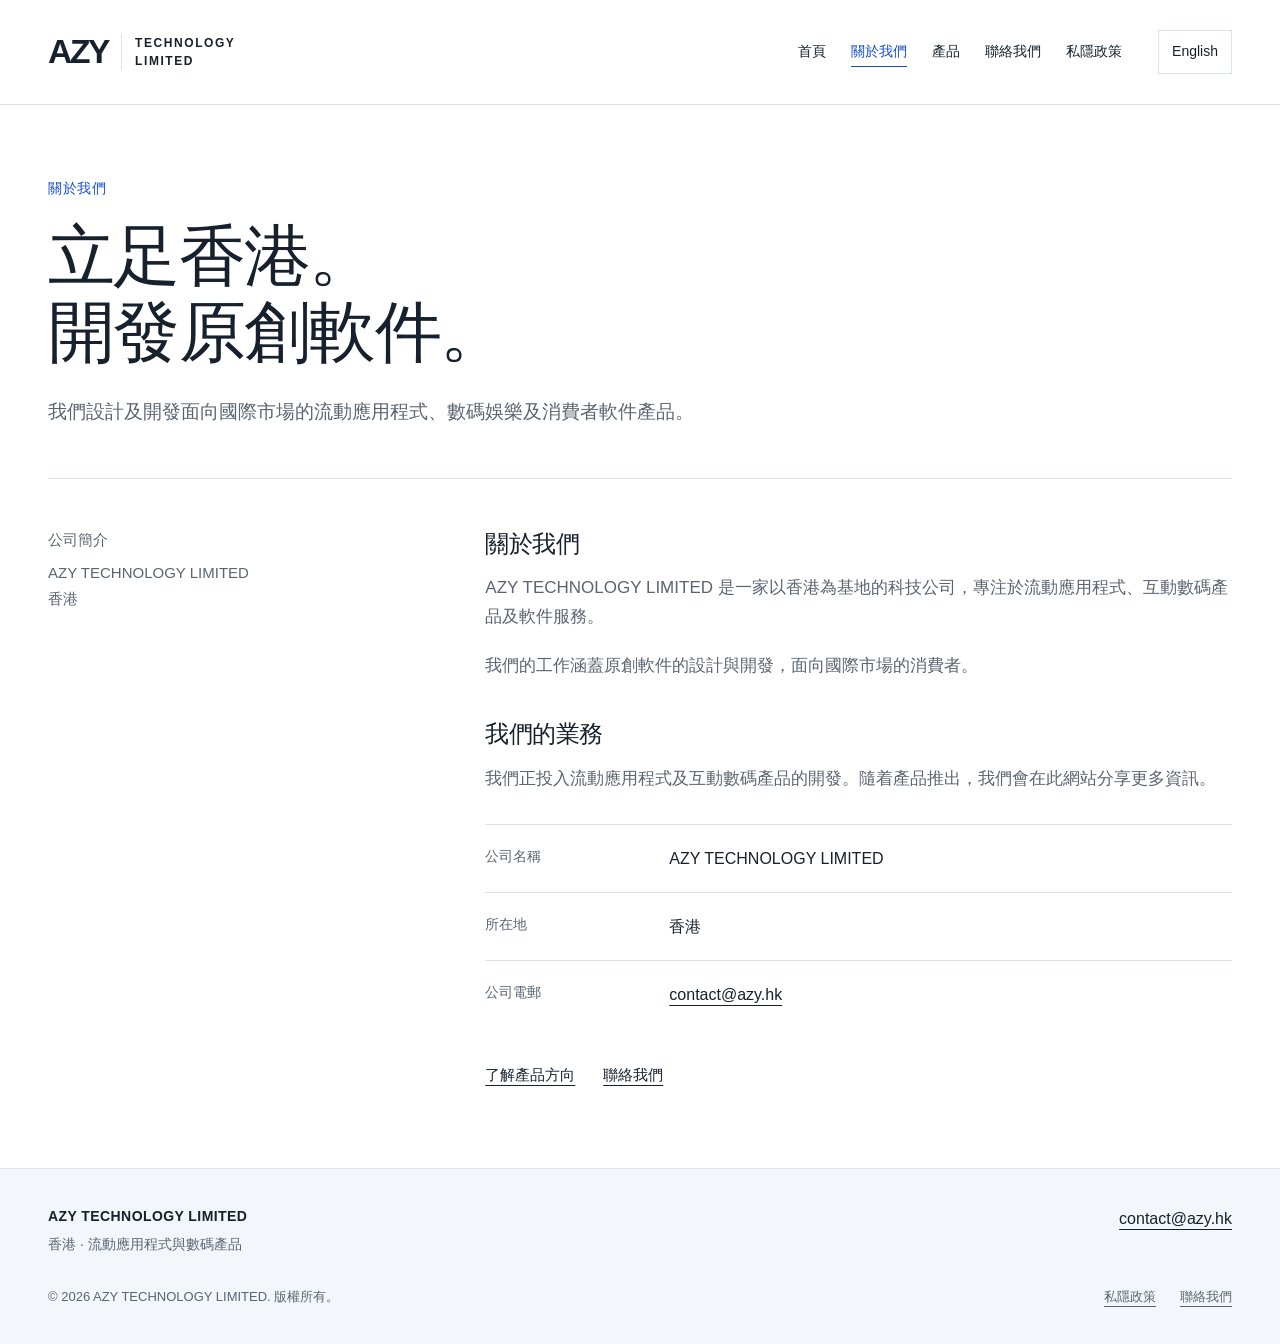
<file: zh/about/index.html>
<!doctype html>
<html lang="zh-Hant">
<head>
  <meta charset="utf-8">
  <meta name="viewport" content="width=device-width, initial-scale=1">
  <meta name="color-scheme" content="light">
  <meta name="referrer" content="strict-origin-when-cross-origin">
  <title>關於我們 | AZY TECHNOLOGY LIMITED</title>
  <meta name="description" content="AZY TECHNOLOGY LIMITED 是一家以香港為基地的科技公司，專注開發流動應用程式、互動數碼產品及軟件服務。">
  <link rel="canonical" href="https://azy.hk/zh/about/">
  <link rel="alternate" hreflang="en" href="https://azy.hk/about/">
  <link rel="alternate" hreflang="zh-Hant" href="https://azy.hk/zh/about/">
  <link rel="alternate" hreflang="x-default" href="https://azy.hk/about/">
  <link rel="icon" type="image/svg+xml" href="data:image/svg+xml,%3Csvg%20xmlns%3D%22http%3A%2F%2Fwww.w3.org%2F2000%2Fsvg%22%20viewBox%3D%220%200%2032%2032%22%3E%3Crect%20width%3D%2232%22%20height%3D%2232%22%20rx%3D%226%22%20fill%3D%22%23164ecc%22%2F%3E%3Cpath%20d%3D%22M7%2024%2014%208h4l7%2016h-5l-1-3h-6l-1%203zm7-7h4l-2-5z%22%20fill%3D%22white%22%2F%3E%3C%2Fsvg%3E">
  <link rel="stylesheet" href="../../assets/site.css">
</head>
<body>
  <a class="skip" href="#main">跳至主要內容</a>
  <header class="site-header">
    <div class="shell header-inner">
      <a class="brand" href="../index.html" aria-label="AZY TECHNOLOGY LIMITED — 首頁"><span class="brand-word">AZY</span><span class="brand-detail" aria-hidden="true">TECHNOLOGY<br>LIMITED</span></a>
      <nav class="main-nav" aria-label="主要導覽"><a href="../index.html">首頁</a><a href="index.html" aria-current="page">關於我們</a><a href="../products/index.html">產品</a><a href="../contact/index.html">聯絡我們</a><a href="../privacy/index.html">私隱政策</a></nav>
      <a class="language" href="../../about/index.html" lang="en" hreflang="en" aria-label="Switch to English">English</a>
    </div>
  </header>
  <main id="main" class="shell" tabindex="-1">
<header class="page-heading"><p class="eyebrow">關於我們</p><h1>立足香港。<br>開發原創軟件。</h1><p class="lead">我們設計及開發面向國際市場的流動應用程式、數碼娛樂及消費者軟件產品。</p></header><div class="content-grid"><aside class="side-note"><p>公司簡介</p><p>AZY TECHNOLOGY LIMITED<br>香港</p></aside><div class="prose">
      <h2>關於我們</h2>
      <p>AZY TECHNOLOGY LIMITED 是一家以香港為基地的科技公司，專注於流動應用程式、互動數碼產品及軟件服務。</p>
      <p>我們的工作涵蓋原創軟件的設計與開發，面向國際市場的消費者。</p>
      <h2>我們的業務</h2>
      <p>我們正投入流動應用程式及互動數碼產品的開發。隨着產品推出，我們會在此網站分享更多資訊。</p>
      <dl class="detail-list"><div><dt>公司名稱</dt><dd>AZY TECHNOLOGY LIMITED</dd></div><div><dt>所在地</dt><dd>香港</dd></div><div><dt>公司電郵</dt><dd><a href="mailto:contact@azy.hk">contact@azy.hk</a></dd></div></dl>
      <div class="actions"><a class="text-link" href="../products/index.html">了解產品方向</a><a class="text-link" href="../contact/index.html">聯絡我們</a></div>
    </div></div>
  </main>
  <footer class="site-footer">
    <div class="shell">
      <div class="footer-top"><div><p class="footer-company">AZY TECHNOLOGY LIMITED</p><p class="footer-region">香港 · 流動應用程式與數碼產品</p></div><a class="footer-email" href="mailto:contact@azy.hk">contact@azy.hk</a></div>
      <div class="footer-bottom"><span>© 2026 AZY TECHNOLOGY LIMITED. 版權所有。</span><div class="footer-links"><a class="" href="../privacy/index.html">私隱政策</a><a class="" href="../contact/index.html">聯絡我們</a></div></div>
    </div>
  </footer>
</body>
</html>
</file>
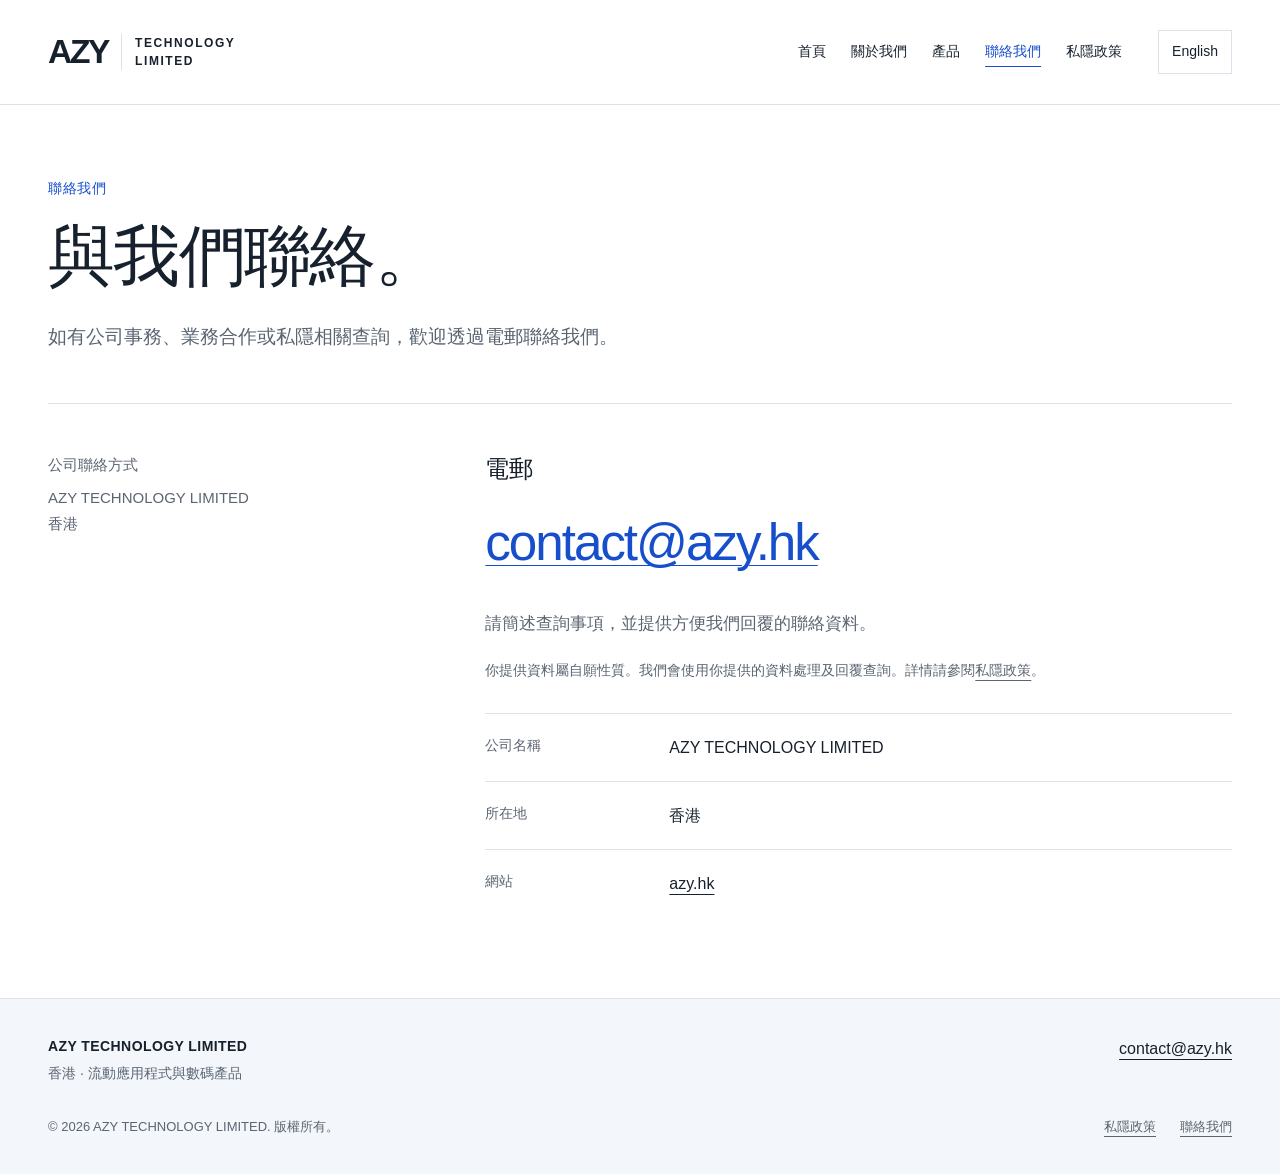
<file: zh/contact/index.html>
<!doctype html>
<html lang="zh-Hant">
<head>
  <meta charset="utf-8">
  <meta name="viewport" content="width=device-width, initial-scale=1">
  <meta name="color-scheme" content="light">
  <meta name="referrer" content="strict-origin-when-cross-origin">
  <title>聯絡我們 | AZY TECHNOLOGY LIMITED</title>
  <meta name="description" content="AZY TECHNOLOGY LIMITED 是一家以香港為基地的科技公司，專注開發流動應用程式、互動數碼產品及軟件服務。">
  <link rel="canonical" href="https://azy.hk/zh/contact/">
  <link rel="alternate" hreflang="en" href="https://azy.hk/contact/">
  <link rel="alternate" hreflang="zh-Hant" href="https://azy.hk/zh/contact/">
  <link rel="alternate" hreflang="x-default" href="https://azy.hk/contact/">
  <link rel="icon" type="image/svg+xml" href="data:image/svg+xml,%3Csvg%20xmlns%3D%22http%3A%2F%2Fwww.w3.org%2F2000%2Fsvg%22%20viewBox%3D%220%200%2032%2032%22%3E%3Crect%20width%3D%2232%22%20height%3D%2232%22%20rx%3D%226%22%20fill%3D%22%23164ecc%22%2F%3E%3Cpath%20d%3D%22M7%2024%2014%208h4l7%2016h-5l-1-3h-6l-1%203zm7-7h4l-2-5z%22%20fill%3D%22white%22%2F%3E%3C%2Fsvg%3E">
  <link rel="stylesheet" href="../../assets/site.css">
</head>
<body>
  <a class="skip" href="#main">跳至主要內容</a>
  <header class="site-header">
    <div class="shell header-inner">
      <a class="brand" href="../index.html" aria-label="AZY TECHNOLOGY LIMITED — 首頁"><span class="brand-word">AZY</span><span class="brand-detail" aria-hidden="true">TECHNOLOGY<br>LIMITED</span></a>
      <nav class="main-nav" aria-label="主要導覽"><a href="../index.html">首頁</a><a href="../about/index.html">關於我們</a><a href="../products/index.html">產品</a><a href="index.html" aria-current="page">聯絡我們</a><a href="../privacy/index.html">私隱政策</a></nav>
      <a class="language" href="../../contact/index.html" lang="en" hreflang="en" aria-label="Switch to English">English</a>
    </div>
  </header>
  <main id="main" class="shell" tabindex="-1">
<header class="page-heading"><p class="eyebrow">聯絡我們</p><h1>與我們聯絡。</h1><p class="lead">如有公司事務、業務合作或私隱相關查詢，歡迎透過電郵聯絡我們。</p></header><div class="content-grid"><aside class="side-note"><p>公司聯絡方式</p><p>AZY TECHNOLOGY LIMITED<br>香港</p></aside><div class="prose">
      <h2>電郵</h2><a class="contact-email" href="mailto:contact@azy.hk">contact@azy.hk</a>
      <p>請簡述查詢事項，並提供方便我們回覆的聯絡資料。</p>
      <p class="contact-caption">你提供資料屬自願性質。我們會使用你提供的資料處理及回覆查詢。詳情請參閱<a class="" href="../privacy/index.html">私隱政策</a>。</p>
      <dl class="detail-list"><div><dt>公司名稱</dt><dd>AZY TECHNOLOGY LIMITED</dd></div><div><dt>所在地</dt><dd>香港</dd></div><div><dt>網站</dt><dd><a href="../index.html">azy.hk</a></dd></div></dl>
    </div></div>
  </main>
  <footer class="site-footer">
    <div class="shell">
      <div class="footer-top"><div><p class="footer-company">AZY TECHNOLOGY LIMITED</p><p class="footer-region">香港 · 流動應用程式與數碼產品</p></div><a class="footer-email" href="mailto:contact@azy.hk">contact@azy.hk</a></div>
      <div class="footer-bottom"><span>© 2026 AZY TECHNOLOGY LIMITED. 版權所有。</span><div class="footer-links"><a class="" href="../privacy/index.html">私隱政策</a><a class="" href="index.html">聯絡我們</a></div></div>
    </div>
  </footer>
</body>
</html>
</file>
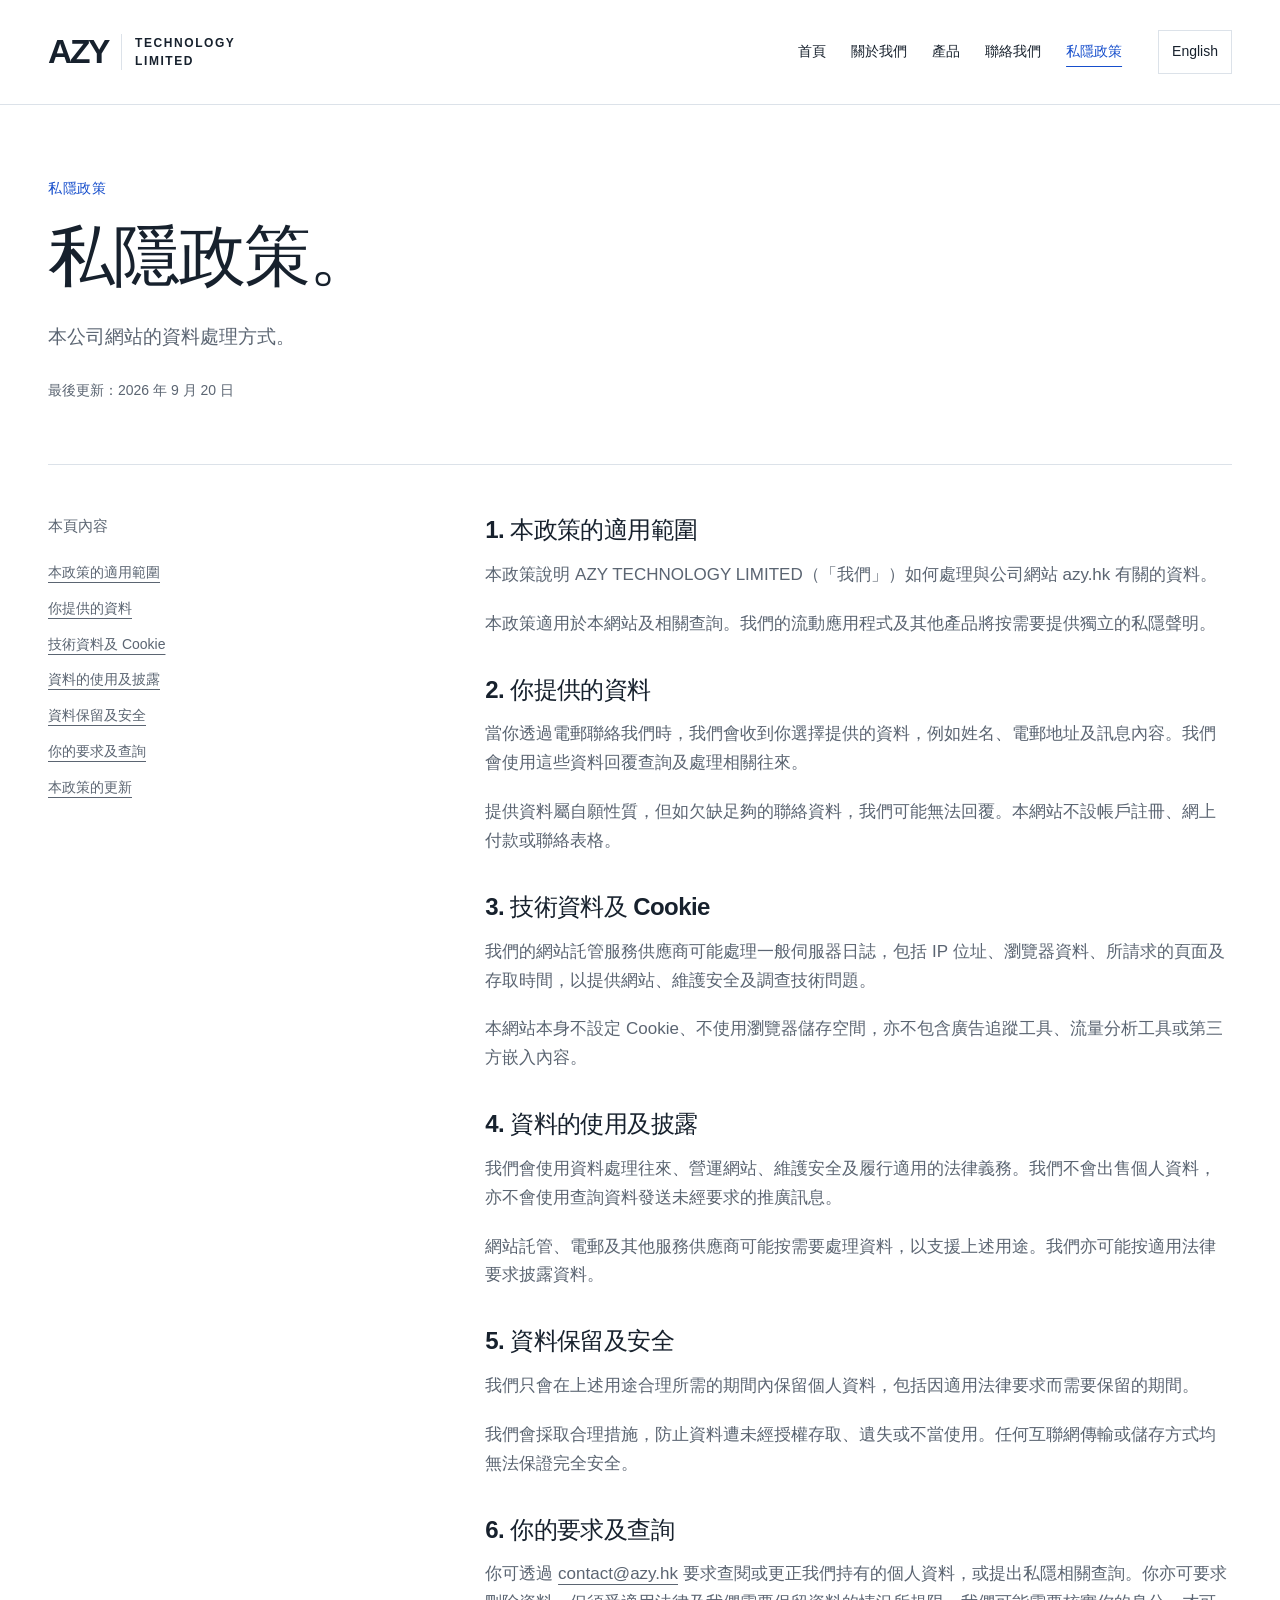
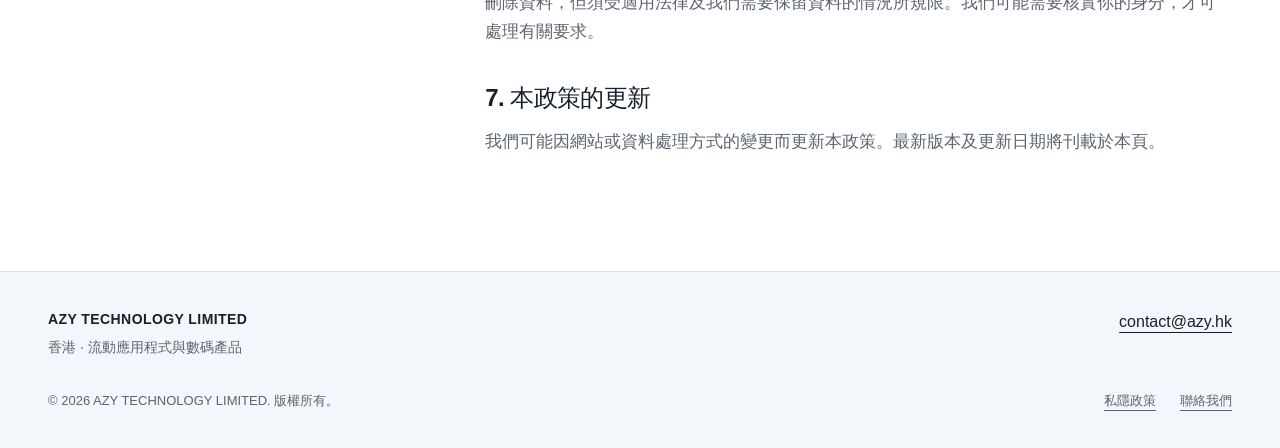
<file: zh/privacy/index.html>
<!doctype html>
<html lang="zh-Hant">
<head>
  <meta charset="utf-8">
  <meta name="viewport" content="width=device-width, initial-scale=1">
  <meta name="color-scheme" content="light">
  <meta name="referrer" content="strict-origin-when-cross-origin">
  <title>私隱政策 | AZY TECHNOLOGY LIMITED</title>
  <meta name="description" content="AZY TECHNOLOGY LIMITED 是一家以香港為基地的科技公司，專注開發流動應用程式、互動數碼產品及軟件服務。">
  <link rel="canonical" href="https://azy.hk/zh/privacy/">
  <link rel="alternate" hreflang="en" href="https://azy.hk/privacy/">
  <link rel="alternate" hreflang="zh-Hant" href="https://azy.hk/zh/privacy/">
  <link rel="alternate" hreflang="x-default" href="https://azy.hk/privacy/">
  <link rel="icon" type="image/svg+xml" href="data:image/svg+xml,%3Csvg%20xmlns%3D%22http%3A%2F%2Fwww.w3.org%2F2000%2Fsvg%22%20viewBox%3D%220%200%2032%2032%22%3E%3Crect%20width%3D%2232%22%20height%3D%2232%22%20rx%3D%226%22%20fill%3D%22%23164ecc%22%2F%3E%3Cpath%20d%3D%22M7%2024%2014%208h4l7%2016h-5l-1-3h-6l-1%203zm7-7h4l-2-5z%22%20fill%3D%22white%22%2F%3E%3C%2Fsvg%3E">
  <link rel="stylesheet" href="../../assets/site.css">
</head>
<body>
  <a class="skip" href="#main">跳至主要內容</a>
  <header class="site-header">
    <div class="shell header-inner">
      <a class="brand" href="../index.html" aria-label="AZY TECHNOLOGY LIMITED — 首頁"><span class="brand-word">AZY</span><span class="brand-detail" aria-hidden="true">TECHNOLOGY<br>LIMITED</span></a>
      <nav class="main-nav" aria-label="主要導覽"><a href="../index.html">首頁</a><a href="../about/index.html">關於我們</a><a href="../products/index.html">產品</a><a href="../contact/index.html">聯絡我們</a><a href="index.html" aria-current="page">私隱政策</a></nav>
      <a class="language" href="../../privacy/index.html" lang="en" hreflang="en" aria-label="Switch to English">English</a>
    </div>
  </header>
  <main id="main" class="shell" tabindex="-1">
<header class="page-heading"><p class="eyebrow">私隱政策</p><h1>私隱政策。</h1><p class="lead">本公司網站的資料處理方式。</p><p class="policy-date">最後更新：2026 年 9 月 20 日</p></header><div class="content-grid"><aside class="side-note"><nav aria-label="政策目錄"><p>本頁內容</p><ol class="policy-toc"><li><a href="#scope">本政策的適用範圍</a></li><li><a href="#information">你提供的資料</a></li><li><a href="#technical">技術資料及 Cookie</a></li><li><a href="#sharing">資料的使用及披露</a></li><li><a href="#retention">資料保留及安全</a></li><li><a href="#rights">你的要求及查詢</a></li><li><a href="#changes">本政策的更新</a></li></ol></nav></aside><div class="prose"><section id="scope" aria-labelledby="scope-title"><h2 id="scope-title">1. 本政策的適用範圍</h2><p>本政策說明 AZY TECHNOLOGY LIMITED（「我們」）如何處理與公司網站 azy.hk 有關的資料。</p><p>本政策適用於本網站及相關查詢。我們的流動應用程式及其他產品將按需要提供獨立的私隱聲明。</p></section><section id="information" aria-labelledby="information-title"><h2 id="information-title">2. 你提供的資料</h2><p>當你透過電郵聯絡我們時，我們會收到你選擇提供的資料，例如姓名、電郵地址及訊息內容。我們會使用這些資料回覆查詢及處理相關往來。</p><p>提供資料屬自願性質，但如欠缺足夠的聯絡資料，我們可能無法回覆。本網站不設帳戶註冊、網上付款或聯絡表格。</p></section><section id="technical" aria-labelledby="technical-title"><h2 id="technical-title">3. 技術資料及 Cookie</h2><p>我們的網站託管服務供應商可能處理一般伺服器日誌，包括 IP 位址、瀏覽器資料、所請求的頁面及存取時間，以提供網站、維護安全及調查技術問題。</p><p>本網站本身不設定 Cookie、不使用瀏覽器儲存空間，亦不包含廣告追蹤工具、流量分析工具或第三方嵌入內容。</p></section><section id="sharing" aria-labelledby="sharing-title"><h2 id="sharing-title">4. 資料的使用及披露</h2><p>我們會使用資料處理往來、營運網站、維護安全及履行適用的法律義務。我們不會出售個人資料，亦不會使用查詢資料發送未經要求的推廣訊息。</p><p>網站託管、電郵及其他服務供應商可能按需要處理資料，以支援上述用途。我們亦可能按適用法律要求披露資料。</p></section><section id="retention" aria-labelledby="retention-title"><h2 id="retention-title">5. 資料保留及安全</h2><p>我們只會在上述用途合理所需的期間內保留個人資料，包括因適用法律要求而需要保留的期間。</p><p>我們會採取合理措施，防止資料遭未經授權存取、遺失或不當使用。任何互聯網傳輸或儲存方式均無法保證完全安全。</p></section><section id="rights" aria-labelledby="rights-title"><h2 id="rights-title">6. 你的要求及查詢</h2><p>你可透過 <a href="mailto:contact@azy.hk">contact@azy.hk</a> 要求查閱或更正我們持有的個人資料，或提出私隱相關查詢。你亦可要求刪除資料，但須受適用法律及我們需要保留資料的情況所規限。我們可能需要核實你的身分，才可處理有關要求。</p></section><section id="changes" aria-labelledby="changes-title"><h2 id="changes-title">7. 本政策的更新</h2><p>我們可能因網站或資料處理方式的變更而更新本政策。最新版本及更新日期將刊載於本頁。</p></section></div></div>
  </main>
  <footer class="site-footer">
    <div class="shell">
      <div class="footer-top"><div><p class="footer-company">AZY TECHNOLOGY LIMITED</p><p class="footer-region">香港 · 流動應用程式與數碼產品</p></div><a class="footer-email" href="mailto:contact@azy.hk">contact@azy.hk</a></div>
      <div class="footer-bottom"><span>© 2026 AZY TECHNOLOGY LIMITED. 版權所有。</span><div class="footer-links"><a class="" href="index.html">私隱政策</a><a class="" href="../contact/index.html">聯絡我們</a></div></div>
    </div>
  </footer>
</body>
</html>
</file>
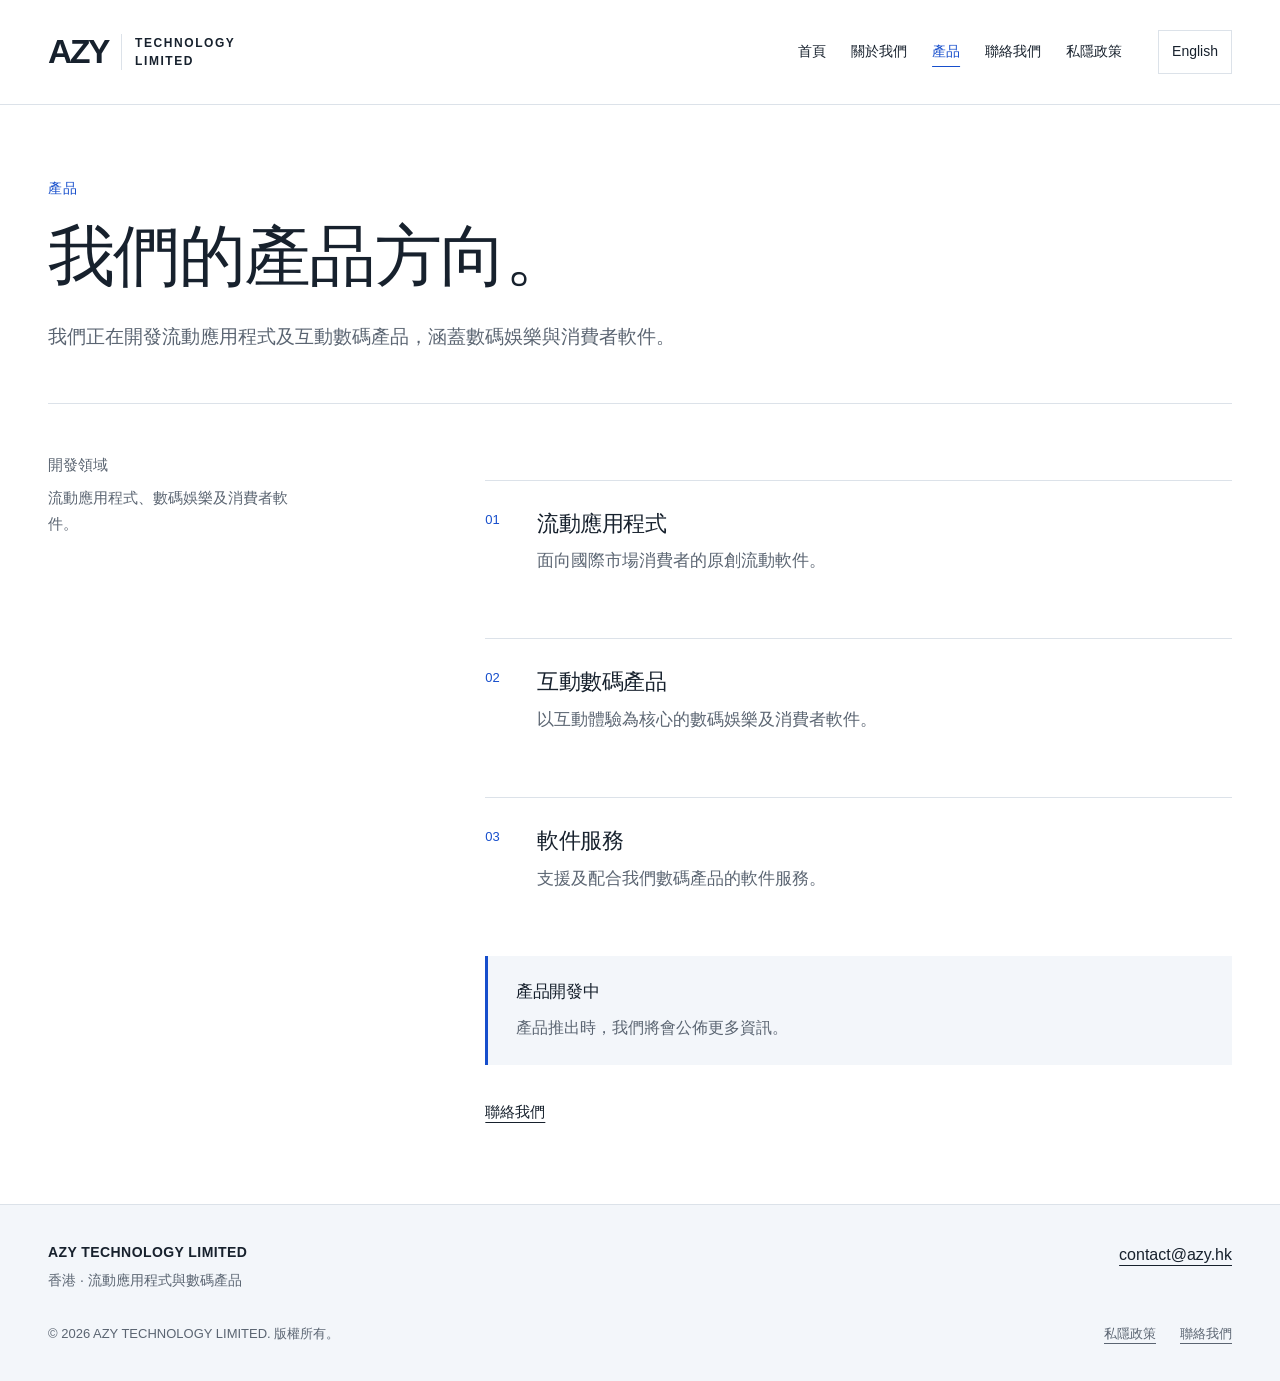
<file: zh/products/index.html>
<!doctype html>
<html lang="zh-Hant">
<head>
  <meta charset="utf-8">
  <meta name="viewport" content="width=device-width, initial-scale=1">
  <meta name="color-scheme" content="light">
  <meta name="referrer" content="strict-origin-when-cross-origin">
  <title>產品 | AZY TECHNOLOGY LIMITED</title>
  <meta name="description" content="AZY TECHNOLOGY LIMITED 是一家以香港為基地的科技公司，專注開發流動應用程式、互動數碼產品及軟件服務。">
  <link rel="canonical" href="https://azy.hk/zh/products/">
  <link rel="alternate" hreflang="en" href="https://azy.hk/products/">
  <link rel="alternate" hreflang="zh-Hant" href="https://azy.hk/zh/products/">
  <link rel="alternate" hreflang="x-default" href="https://azy.hk/products/">
  <link rel="icon" type="image/svg+xml" href="data:image/svg+xml,%3Csvg%20xmlns%3D%22http%3A%2F%2Fwww.w3.org%2F2000%2Fsvg%22%20viewBox%3D%220%200%2032%2032%22%3E%3Crect%20width%3D%2232%22%20height%3D%2232%22%20rx%3D%226%22%20fill%3D%22%23164ecc%22%2F%3E%3Cpath%20d%3D%22M7%2024%2014%208h4l7%2016h-5l-1-3h-6l-1%203zm7-7h4l-2-5z%22%20fill%3D%22white%22%2F%3E%3C%2Fsvg%3E">
  <link rel="stylesheet" href="../../assets/site.css">
</head>
<body>
  <a class="skip" href="#main">跳至主要內容</a>
  <header class="site-header">
    <div class="shell header-inner">
      <a class="brand" href="../index.html" aria-label="AZY TECHNOLOGY LIMITED — 首頁"><span class="brand-word">AZY</span><span class="brand-detail" aria-hidden="true">TECHNOLOGY<br>LIMITED</span></a>
      <nav class="main-nav" aria-label="主要導覽"><a href="../index.html">首頁</a><a href="../about/index.html">關於我們</a><a href="index.html" aria-current="page">產品</a><a href="../contact/index.html">聯絡我們</a><a href="../privacy/index.html">私隱政策</a></nav>
      <a class="language" href="../../products/index.html" lang="en" hreflang="en" aria-label="Switch to English">English</a>
    </div>
  </header>
  <main id="main" class="shell" tabindex="-1">
<header class="page-heading"><p class="eyebrow">產品</p><h1>我們的產品方向。</h1><p class="lead">我們正在開發流動應用程式及互動數碼產品，涵蓋數碼娛樂與消費者軟件。</p></header><div class="content-grid"><aside class="side-note"><p>開發領域</p><p>流動應用程式、數碼娛樂及消費者軟件。</p></aside><div class="prose"><div class="product-list"><section class="product-row"><span class="number" aria-hidden="true">01</span><div><h2>流動應用程式</h2><p>面向國際市場消費者的原創流動軟件。</p></div></section><section class="product-row"><span class="number" aria-hidden="true">02</span><div><h2>互動數碼產品</h2><p>以互動體驗為核心的數碼娛樂及消費者軟件。</p></div></section><section class="product-row"><span class="number" aria-hidden="true">03</span><div><h2>軟件服務</h2><p>支援及配合我們數碼產品的軟件服務。</p></div></section></div>
      <section class="note"><h2>產品開發中</h2><p>產品推出時，我們將會公佈更多資訊。</p></section>
      <div class="actions"><a class="text-link" href="../contact/index.html">聯絡我們</a></div>
    </div></div>
  </main>
  <footer class="site-footer">
    <div class="shell">
      <div class="footer-top"><div><p class="footer-company">AZY TECHNOLOGY LIMITED</p><p class="footer-region">香港 · 流動應用程式與數碼產品</p></div><a class="footer-email" href="mailto:contact@azy.hk">contact@azy.hk</a></div>
      <div class="footer-bottom"><span>© 2026 AZY TECHNOLOGY LIMITED. 版權所有。</span><div class="footer-links"><a class="" href="../privacy/index.html">私隱政策</a><a class="" href="../contact/index.html">聯絡我們</a></div></div>
    </div>
  </footer>
</body>
</html>
</file>
<file: assets/site.css>
@charset "UTF-8";
:root{--ink:#17212d;--muted:#5b6572;--blue:#164ecc;--line:#dce2e9;--pale:#f3f6fa;--paper:#fff;--width:1200px;color-scheme:light;font-family:-apple-system,BlinkMacSystemFont,"Segoe UI",Arial,"PingFang TC","Microsoft JhengHei",sans-serif;color:var(--ink);background:var(--paper);font-synthesis:none}
*{box-sizing:border-box}body{margin:0;font-size:1rem;line-height:1.7}a{color:inherit;text-decoration-thickness:1px;text-underline-offset:5px}a:hover{color:var(--blue)}a:focus-visible{outline:3px solid var(--blue);outline-offset:5px;border-radius:2px}::selection{background:#dce7ff;color:var(--ink)}.shell{width:min(var(--width),calc(100% - 96px));margin-inline:auto}.skip{position:absolute;left:24px;top:-100px;z-index:3;background:var(--ink);color:white;padding:12px 20px}.skip:focus{top:12px;color:white}.site-header{border-bottom:1px solid var(--line)}.header-inner{display:flex;align-items:center;gap:36px;min-height:104px}.brand{display:inline-flex;align-items:center;gap:13px;text-decoration:none;flex-shrink:0}.brand-word{font-size:2.1rem;line-height:1;font-weight:750;letter-spacing:-.07em}.brand-detail{font-size:.75rem;line-height:1.5;letter-spacing:.13em;font-weight:650;border-left:1px solid var(--line);padding-left:13px}.main-nav{margin-left:auto;display:flex;gap:25px;align-items:center}.main-nav a{font-size:.875rem;text-decoration:none;padding-block:14px;white-space:nowrap}.main-nav a[aria-current=page]{color:var(--blue);text-decoration:underline;text-underline-offset:10px}.language{display:inline-flex;align-items:center;justify-content:center;min-height:44px;border:1px solid var(--line);padding:7px 13px;text-decoration:none;font-size:.875rem;white-space:nowrap}.language:hover{border-color:var(--blue)}.eyebrow{font-size:.875rem;font-weight:550;letter-spacing:.08em;line-height:1.6;margin:0 0 30px}.hero{padding:80px 0 64px}.hero-top{display:flex;justify-content:space-between;align-items:baseline;gap:24px}.location{color:var(--muted);font-size:.875rem;white-space:nowrap}.hero h1{font-size:clamp(3rem,6.5vw,6rem);font-weight:550;letter-spacing:-.065em;line-height:1.12;margin:8px 0 30px}.hero h1 span{display:block;color:var(--blue)}.lead{font-size:1.1875rem;line-height:1.8;color:var(--muted);max-width:640px;margin:0}.actions{display:flex;align-items:center;gap:28px;flex-wrap:wrap;margin-top:34px}.button{display:inline-flex;align-items:center;justify-content:center;gap:30px;min-height:50px;padding:12px 22px;background:var(--ink);color:white;text-decoration:none;font-size:.9375rem;border:1px solid var(--ink)}.button:hover{background:var(--blue);border-color:var(--blue);color:white}.text-link{font-size:.9375rem}.arrow{font-size:1.2rem;line-height:1}.focus-strip{display:grid;grid-template-columns:repeat(3,minmax(0,1fr));border-top:1px solid var(--line);border-bottom:1px solid var(--line);margin-bottom:72px}.focus-item{display:flex;gap:18px;align-items:center;padding:26px 0;font-size:1rem}.focus-item+.focus-item{padding-left:32px;border-left:1px solid var(--line)}.number{font-size:.8125rem;color:var(--blue);font-variant-numeric:tabular-nums}.intro-grid{display:grid;grid-template-columns:1fr 1fr;gap:96px;padding-bottom:80px}.section-label{font-size:.875rem;color:var(--muted);margin:0 0 18px}.intro-grid h2{font-size:clamp(1.8rem,3vw,2.5rem);font-weight:500;letter-spacing:-.035em;line-height:1.3;margin:0}.intro-copy p{margin:0 0 20px;color:var(--muted);font-size:1.0625rem}.site-footer{border-top:1px solid var(--line);background:var(--pale);padding:36px 0}.footer-top{display:flex;justify-content:space-between;gap:32px;align-items:flex-start}.footer-company{font-size:.875rem;font-weight:650;letter-spacing:.03em;margin:0 0 4px}.footer-region{font-size:.875rem;color:var(--muted);margin:0}.footer-email{font-size:1rem}.footer-bottom{display:flex;justify-content:space-between;gap:20px;align-items:center;margin-top:30px;font-size:.8125rem;color:var(--muted)}.footer-links{display:flex;gap:24px}.page-heading{padding:72px 0 48px;border-bottom:1px solid var(--line);margin-bottom:48px}.page-heading .eyebrow{color:var(--blue);margin-bottom:20px}.page-heading h1{font-size:clamp(2.5rem,5.2vw,4.75rem);font-weight:550;line-height:1.13;letter-spacing:-.05em;margin:0 0 24px}.page-heading .lead{max-width:720px}.content-grid{display:grid;grid-template-columns:1fr 2fr;gap:64px;padding-bottom:80px}.side-note{font-size:.9375rem;color:var(--muted);max-width:260px}.side-note p{margin:0 0 8px}.prose{max-width:760px}.prose h2{font-size:1.5rem;font-weight:550;line-height:1.4;letter-spacing:-.02em;margin:36px 0 14px}.prose h2:first-child{margin-top:0}.prose p{margin:0 0 20px;color:var(--muted);font-size:1.0625rem}.prose ul{padding-left:24px;color:var(--muted)}.prose li{margin-bottom:10px}.detail-list{margin:30px 0 0}.detail-list div{display:grid;grid-template-columns:160px 1fr;gap:24px;border-top:1px solid var(--line);padding:20px 0}.detail-list dt{color:var(--muted);font-size:.875rem}.detail-list dd{margin:0;overflow-wrap:anywhere}.product-list{margin-top:28px}.product-row{display:grid;grid-template-columns:32px 1fr;gap:20px;padding:28px 0;border-top:1px solid var(--line)}.product-row h2{margin:0 0 8px;font-size:1.375rem}.product-row p{margin:0}.note{background:var(--pale);border-left:3px solid var(--blue);padding:24px 28px;margin-top:28px}.note h2{font-size:1.0625rem;margin:0 0 10px}.note p{font-size:1rem;margin:0}.contact-email{display:inline-block;font-size:clamp(1.8rem,4vw,3.25rem);font-weight:500;letter-spacing:-.04em;margin:0 0 24px;color:var(--blue);overflow-wrap:anywhere;max-width:100%}.contact-caption{font-size:.875rem!important}.policy-date{font-size:.875rem;color:var(--muted);margin-top:24px}.policy-toc{list-style:none;padding:0;margin:20px 0 0;display:grid;gap:10px}.policy-toc a{font-size:.875rem}.prose section{scroll-margin-top:24px;margin-bottom:34px}.prose section h2{margin-top:0}:lang(zh-Hant) h1,:lang(zh-Hant) h2{letter-spacing:-.025em}:lang(zh-Hant) .hero h1{line-height:1.3}:lang(zh-Hant) .lead{line-height:1.9}:lang(zh-Hant) .eyebrow{letter-spacing:.05em}
@media(min-width:1600px){.hero{padding-top:96px;padding-bottom:80px}}
@media(max-width:1050px){.header-inner{gap:20px}.brand-detail{display:none}.main-nav{gap:20px}.intro-grid{gap:56px}.hero{padding-top:64px}.content-grid{grid-template-columns:1fr 2.5fr;gap:40px}}
@media(max-width:760px){.shell{width:calc(100% - 40px)}.header-inner{flex-wrap:wrap;gap:0;min-height:auto;padding-top:20px}.brand{order:0}.brand-detail{display:block}.brand-word{font-size:1.85rem}.language{order:1;margin-left:auto}.main-nav{order:2;flex:0 0 100%;margin:14px 0 0;justify-content:space-between;gap:8px;flex-wrap:wrap}.main-nav a{font-size:.875rem;padding:15px 0}.main-nav a[aria-current=page]{text-underline-offset:9px}.hero{padding:46px 0 38px}.hero-top{display:block}.eyebrow{font-size:.8125rem;margin-bottom:12px;letter-spacing:.04em}.hero-top .location{display:block;margin:0 0 24px}.hero h1{font-size:clamp(2.25rem,7.7vw,3.7rem);letter-spacing:-.055em;line-height:1.18;margin-top:0;margin-bottom:24px}.lead{font-size:1.0625rem}.actions{gap:24px;margin-top:28px}.focus-strip{grid-template-columns:1fr;margin-bottom:42px}.focus-item,.focus-item+.focus-item{padding:17px 0;border-left:none;gap:18px;font-size:.9375rem}.focus-item+.focus-item{border-top:1px solid var(--line)}.intro-grid{grid-template-columns:1fr;gap:24px;padding-bottom:46px}.intro-grid h2{font-size:1.8rem}.intro-copy p{font-size:1rem}.footer-top{flex-direction:column;gap:20px}.footer-bottom{flex-direction:column;align-items:flex-start;gap:18px;margin-top:25px}.site-footer{padding:28px 0}.footer-company{font-size:.8125rem}.page-heading{padding:44px 0 30px;margin-bottom:30px}.page-heading h1{font-size:clamp(2rem,7vw,2.7rem)}.content-grid{grid-template-columns:1fr;gap:28px;padding-bottom:48px}.side-note{max-width:none}.prose p{font-size:1rem}.detail-list div{grid-template-columns:1fr;gap:6px;padding:16px 0}.product-row{gap:12px;padding:22px 0}.note{padding:22px}.policy-toc{grid-template-columns:1fr 1fr;gap:10px 20px}.contact-email{font-size:2rem}.button{padding:12px 18px}}
@media(prefers-reduced-motion:no-preference){a{transition:color .15s ease,background-color .15s ease,border-color .15s ease}}
@media print{.main-nav,.language,.skip,.actions,.footer-links{display:none}.shell{width:100%}.site-header{padding-bottom:12px}.header-inner{min-height:auto}.hero,.page-heading{padding:24px 0}.site-footer{background:white}.content-grid{display:block}.side-note{display:none}.prose{max-width:none}a{color:inherit}body{font-size:11pt}}
</file>
